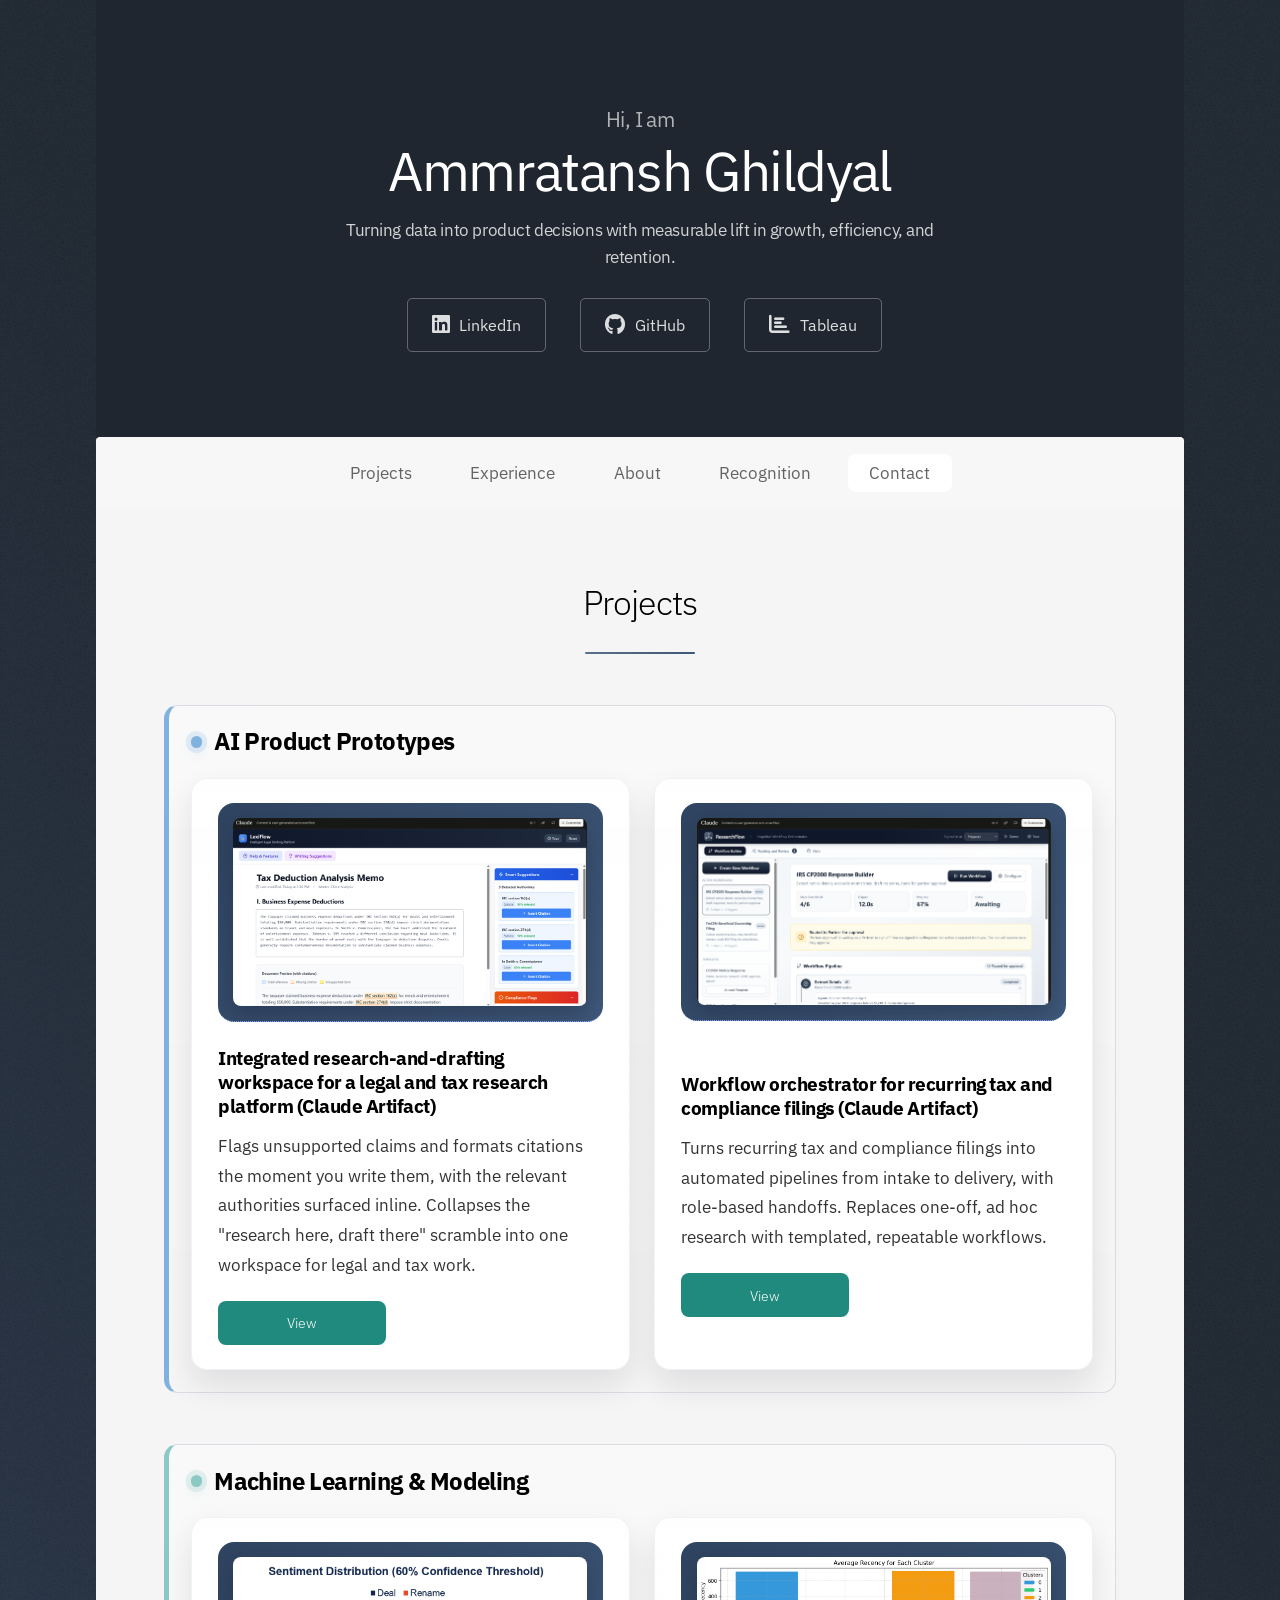
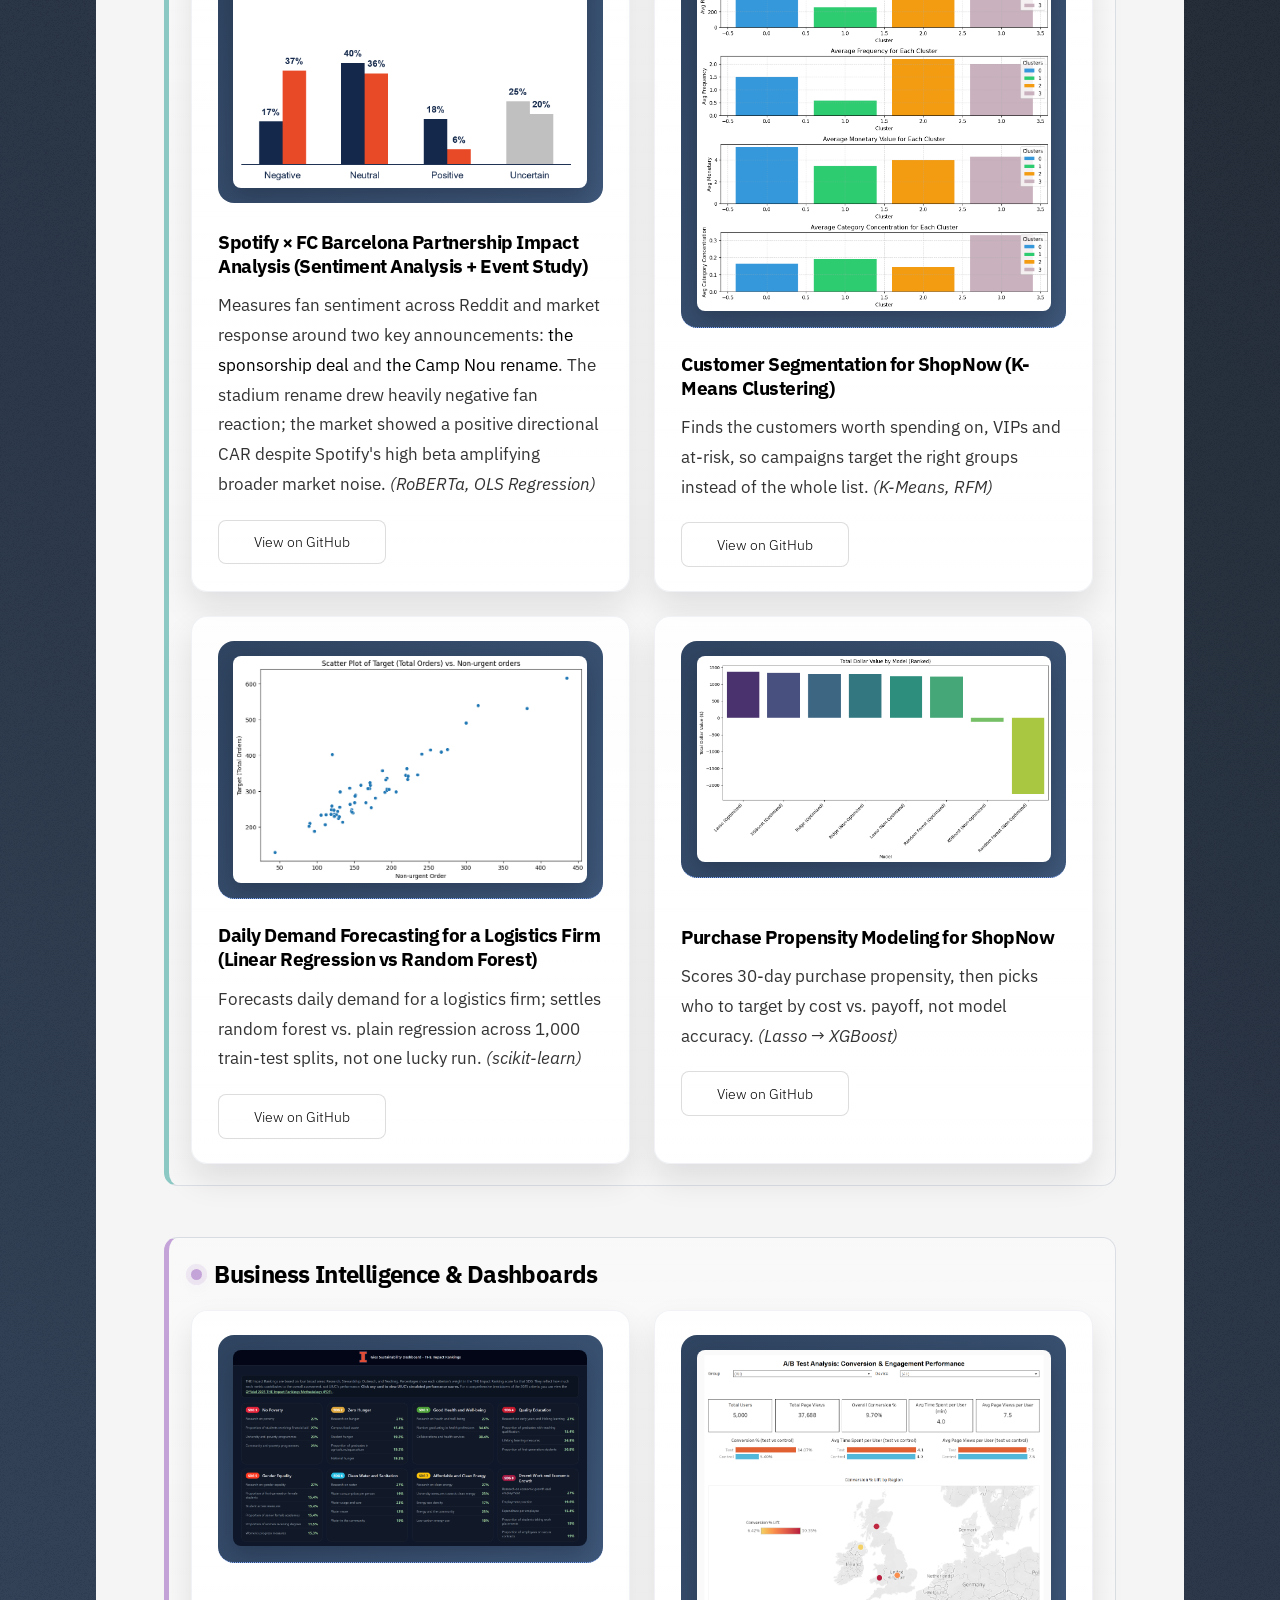
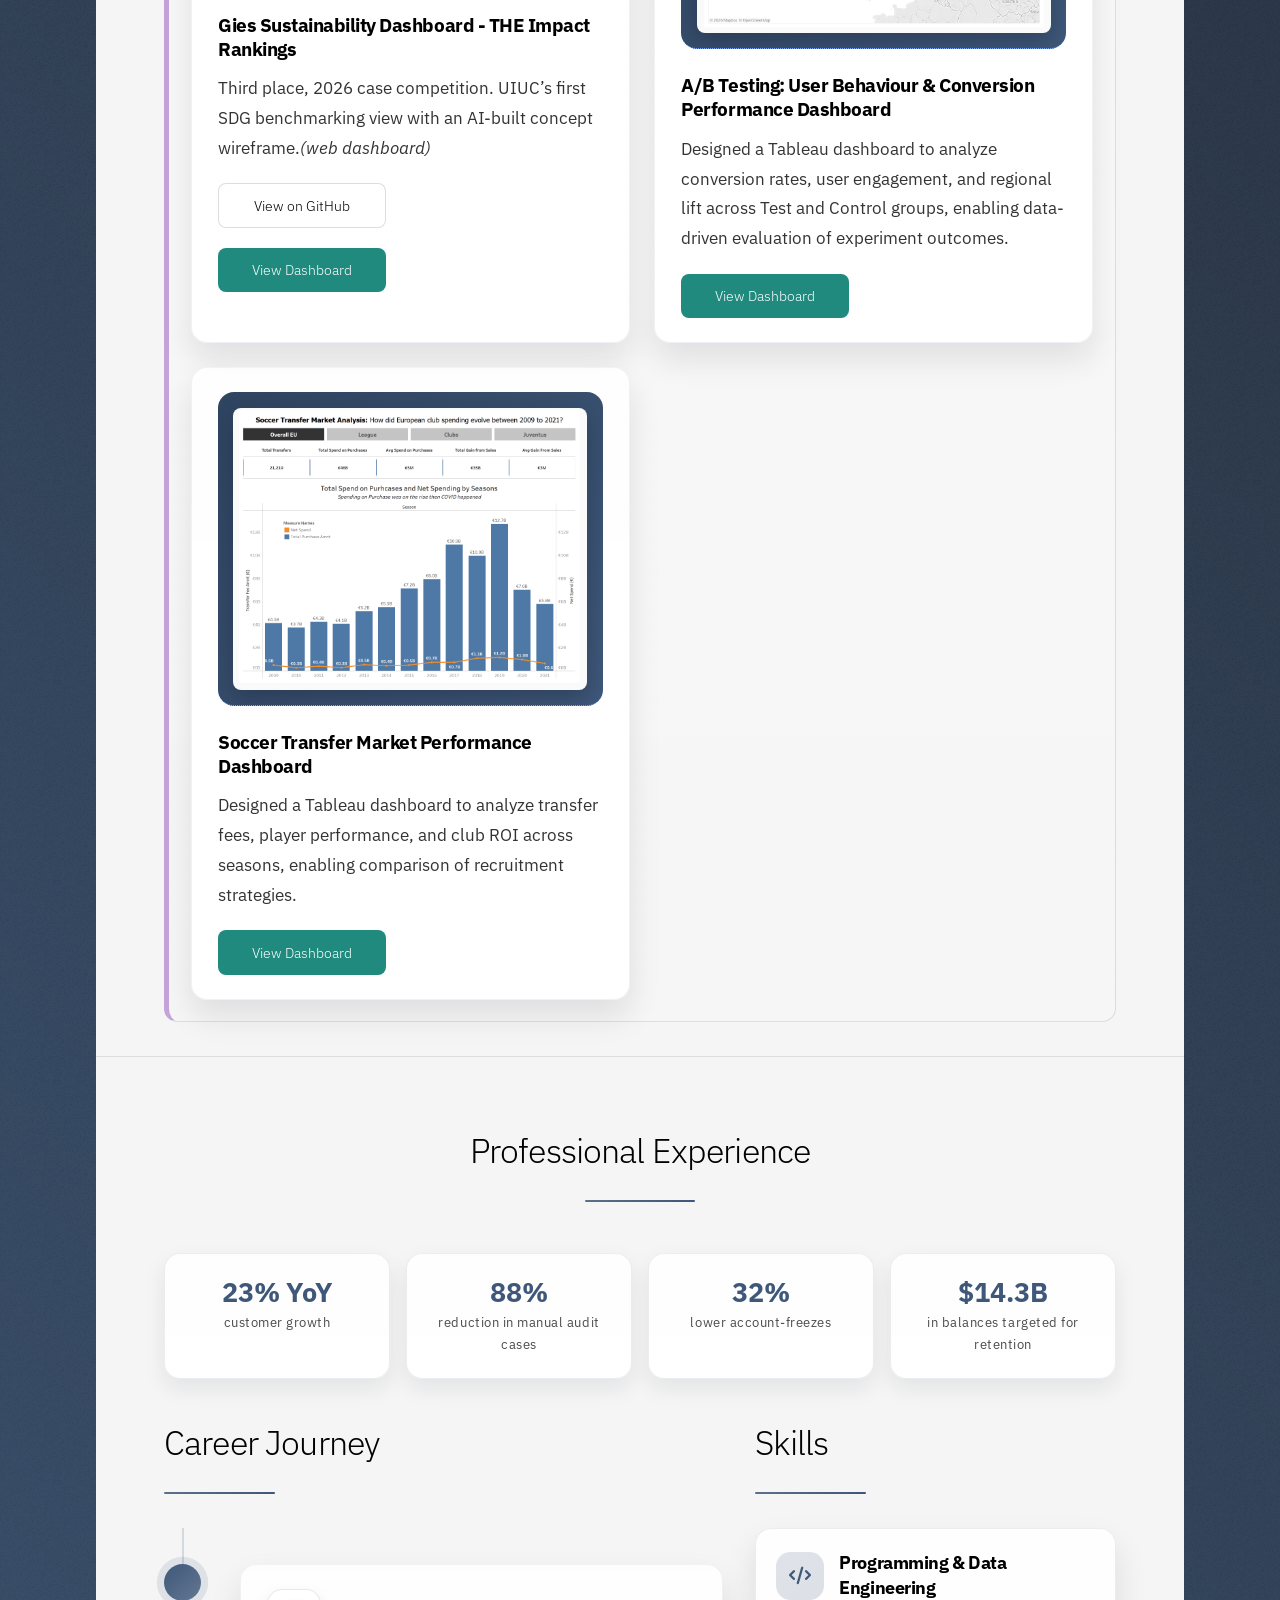
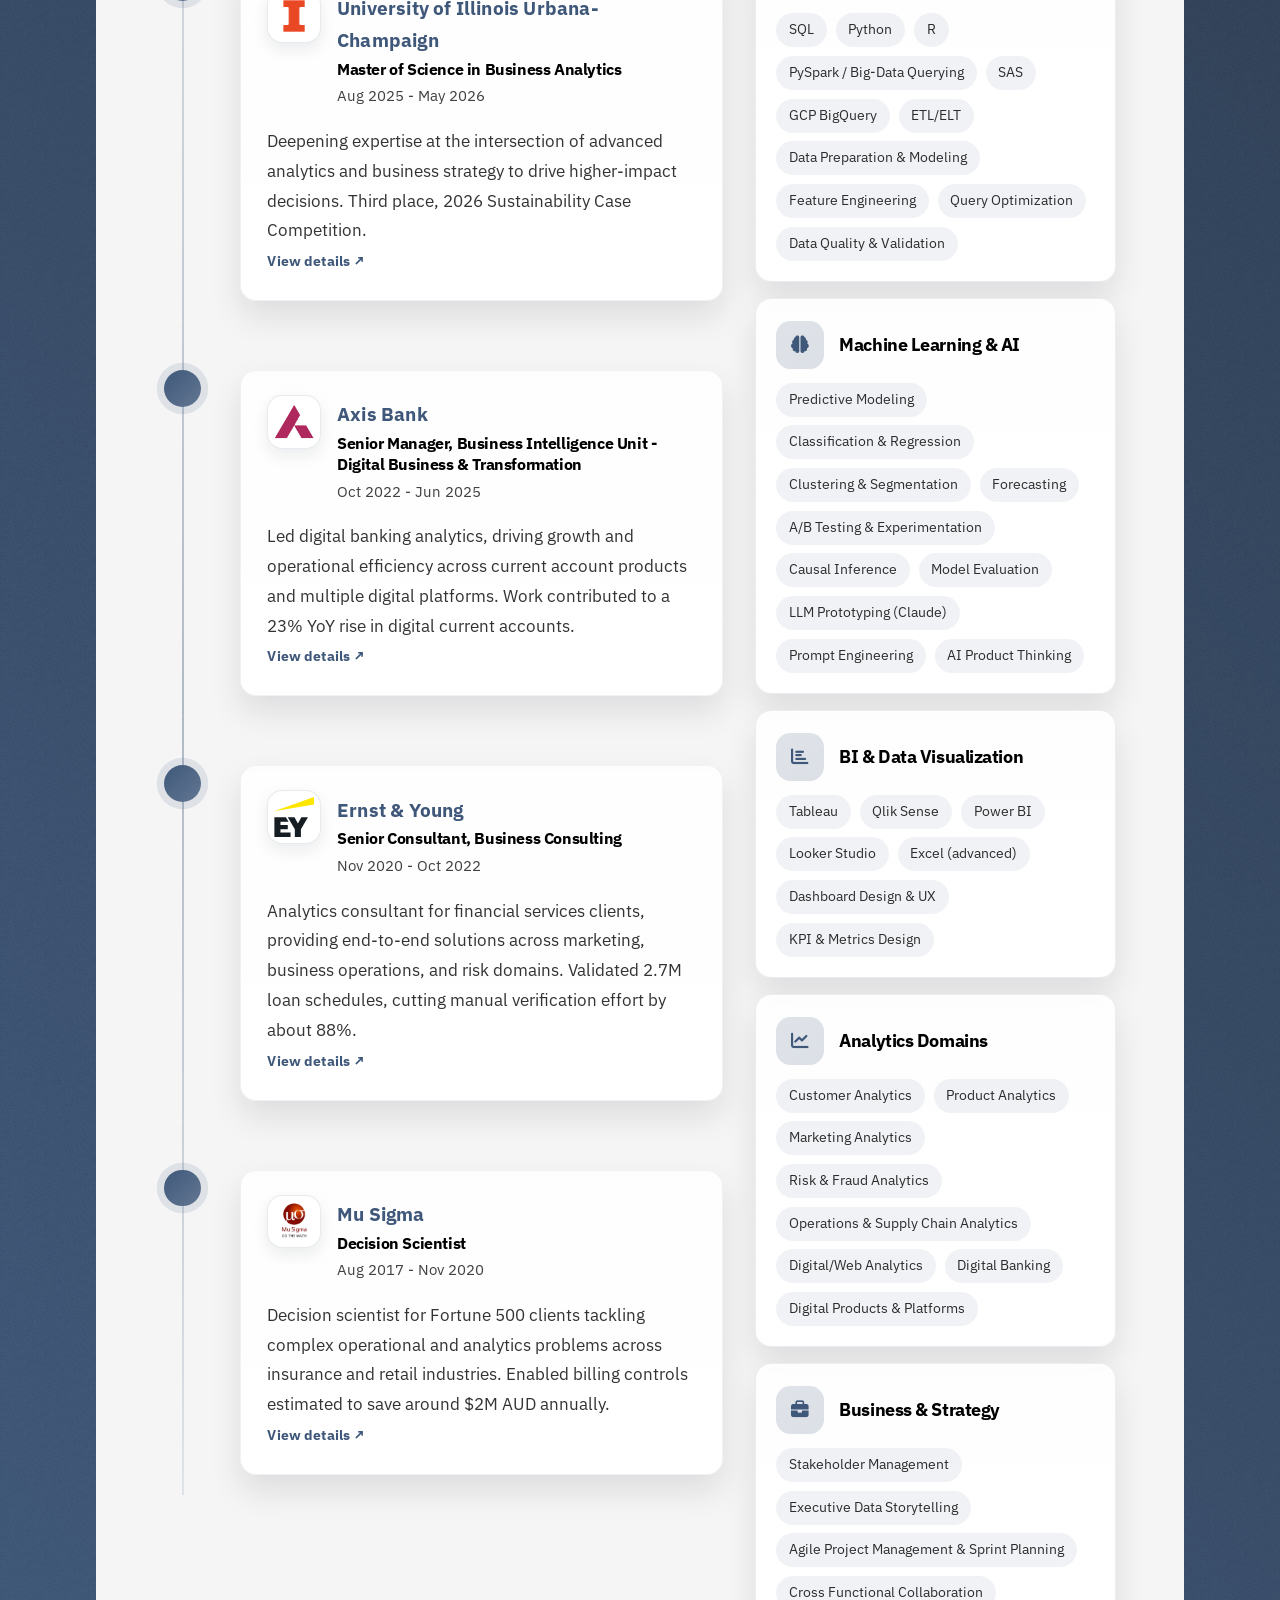
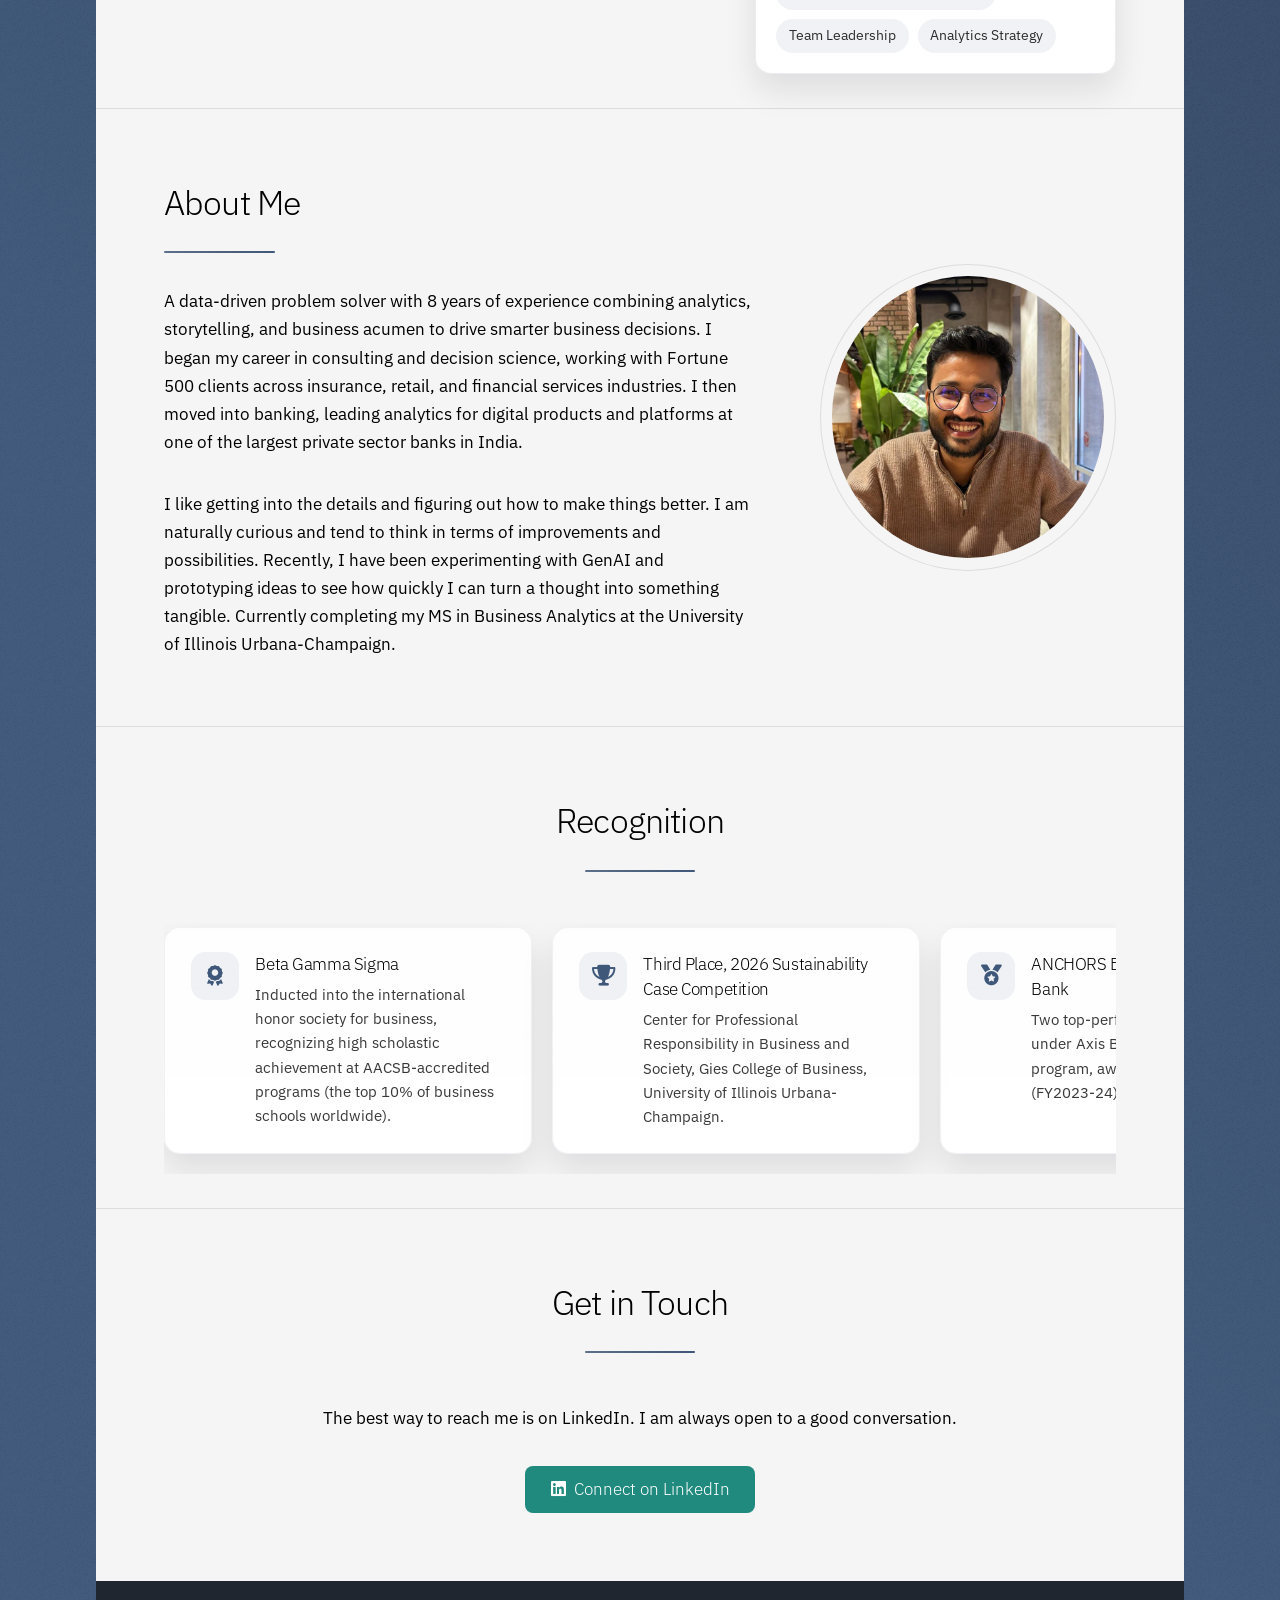
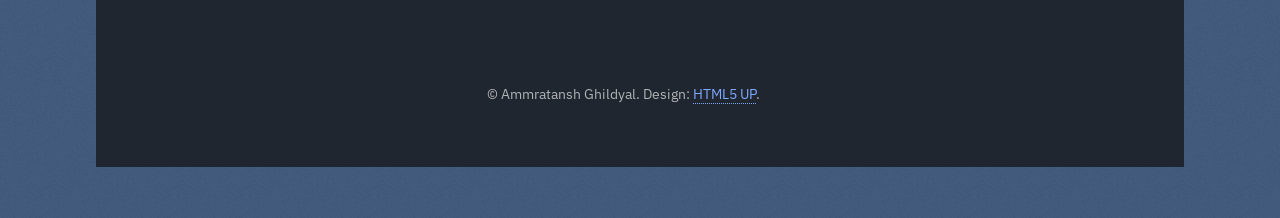
<file: index.html>
<!DOCTYPE HTML>
<!--
	Stellar by HTML5 UP
	html5up.net | @ajlkn
	Free for personal and commercial use under the CCA 3.0 license (html5up.net/license)
-->
<html lang="en">
	<head>
		<!-- Google tag (gtag.js) -->
		<script async src="https://www.googletagmanager.com/gtag/js?id=G-5G189T6WT8"></script>
		<script>
		  window.dataLayer = window.dataLayer || [];
		  function gtag(){dataLayer.push(arguments);}
		  gtag('js', new Date());

		  gtag('config', 'G-5G189T6WT8');
		</script>
		<title>Ammratansh Ghildyal - Analytics &amp; Product Portfolio</title>
		<meta charset="utf-8" />
		<meta name="viewport" content="width=device-width, initial-scale=1" />
		<meta name="description" content="Ammratansh Ghildyal - turning data into decisions that move the business, across product, strategy, marketing, and operations." />
		<!-- Open Graph / link previews -->
		<meta property="og:title" content="Ammratansh Ghildyal - Analytics &amp; Product Portfolio" />
		<meta property="og:description" content="Turning data into decisions that move the business, across product, strategy, marketing, and operations." />
		<meta property="og:image" content="https://aghil-hub.github.io/AmmratanshGhildyal.github.io/images/og-card.png" />
		<meta property="og:image:width" content="1200" />
		<meta property="og:image:height" content="630" />
		<meta property="og:url" content="https://aghil-hub.github.io/AmmratanshGhildyal.github.io/" />
		<meta property="og:type" content="website" />
		<meta name="twitter:card" content="summary_large_image" />
		<meta name="theme-color" content="#2f4460" />
		<script type="application/ld+json">
		{
			"@context": "https://schema.org",
			"@type": "Person",
			"name": "Ammratansh Ghildyal",
			"url": "https://aghil-hub.github.io/AmmratanshGhildyal.github.io/",
			"image": "https://aghil-hub.github.io/AmmratanshGhildyal.github.io/images/MyImage.jpg",
			"description": "Turning data into decisions that move the business, across product, strategy, marketing, and operations.",
			"alumniOf": {
				"@type": "CollegeOrUniversity",
				"name": "University of Illinois Urbana-Champaign"
			},
			"sameAs": [
				"https://www.linkedin.com/in/ammratansh-ghildyal",
				"https://github.com/Aghil-hub",
				"https://public.tableau.com/app/profile/ammratansh.ghildyal8518/vizzes"
			]
		}
		</script>
		<link rel="icon" type="image/png" sizes="32x32" href="images/favicon-32.png" />
		<link rel="apple-touch-icon" sizes="180x180" href="images/favicon-180.png" />
		<link rel="preconnect" href="https://fonts.googleapis.com" />
		<link rel="preconnect" href="https://fonts.gstatic.com" crossorigin />
		<link rel="stylesheet" href="https://fonts.googleapis.com/css2?family=IBM+Plex+Sans:wght@400;500;600;700&display=swap" />
		<link rel="stylesheet" href="assets/css/main.css" />
		<link rel="stylesheet" href="https://cdnjs.cloudflare.com/ajax/libs/font-awesome/6.5.2/css/all.min.css" />
		<noscript><link rel="stylesheet" href="assets/css/noscript.css" /></noscript>
		<style>
			#footer { text-align: center; }
			#header.alt p { margin-bottom: 0 !important; }
			#header.alt h1 { margin-top: 0 !important; }
			#header.alt p.header-tagline {
				margin: 0.6em auto 1.6em auto !important;
				max-width: 40rem;
				font-size: 1.05rem;
				line-height: 1.6;
				color: rgba(255, 255, 255, 0.8);
			}
			.social-boxes {
				display: flex;
				justify-content: center;
				gap: 1.5em;
				flex-wrap: wrap;
				list-style: none;
				padding: 0;
				margin: 0 0 2em 0;
			}
			.social-boxes li a {
				display: flex;
				align-items: center;
				gap: 0.6em;
				padding: 0.8em 1.5em;
				border: 1px solid rgba(255, 255, 255, 0.3);
				border-radius: 5px;
				color: rgba(255, 255, 255, 0.85);
				text-decoration: none;
				transition: all 0.3s ease;
				font-size: 1rem;
			}
			.social-boxes li a:hover {
				background: rgba(255, 255, 255, 0.1);
				border-color: rgba(255, 255, 255, 0.6);
				color: #fff;
			}
			.social-boxes li a i {
				font-size: 1.3em;
			}
			/* Career Journey Styling */
			#career header.major h2:after {
				margin-left: auto;
				margin-right: auto;
			}
			.career-journey {
				position: relative;
				max-width: 860px;
				margin: 0 auto;
				padding: 1rem 0 0 0;
			}
			.career-journey:before {
				content: "";
				position: absolute;
				left: 1.15rem;
				top: 0;
				bottom: 0;
				width: 2px;
				background: linear-gradient(180deg, rgba(63, 88, 122, 0.18), rgba(63, 88, 122, 0.38), rgba(63, 88, 122, 0.12));
			}
			.career-entry {
				position: relative;
				display: grid;
				grid-template-columns: 3.25rem 1fr;
				gap: 1.5rem;
				align-items: start;
				margin-bottom: 1.75rem;
				text-align: left;
			}
			.career-entry:last-child {
				margin-bottom: 0;
			}
			.career-entry-marker {
				position: relative;
				z-index: 1;
				width: 2.3rem;
				height: 2.3rem;
				border-radius: 999px;
				background: linear-gradient(135deg, #3f587a, #627792);
				box-shadow: 0 0 0 0.45rem rgba(63, 88, 122, 0.12);
			}
			.career-entry-card {
				padding: 1.5rem 1.65rem;
				background: linear-gradient(180deg, rgba(255, 255, 255, 0.82), rgba(255, 255, 255, 0.96));
				border: 1px solid rgba(63, 88, 122, 0.08);
				border-radius: 1rem;
				box-shadow: 0 1rem 2rem rgba(16, 24, 40, 0.10);
				transition: transform 0.25s ease, box-shadow 0.25s ease, border-color 0.25s ease;
			}
			.career-entry-card:hover {
				transform: translateY(-0.25rem);
				box-shadow: 0 1.2rem 2.4rem rgba(16, 24, 40, 0.14);
				border-color: rgba(63, 88, 122, 0.18);
			}
			.career-entry-card--link {
				display: block;
				color: inherit;
				text-decoration: none;
			}
			.career-entry-header {
				display: flex;
				align-items: flex-start;
				gap: 1rem;
				margin-bottom: 0.95rem;
			}
			.career-entry-logo {
				width: 3.35rem;
				height: 3.35rem;
				border-radius: 0.95rem;
				background: #ffffff;
				border: 1px solid rgba(63, 88, 122, 0.12);
				box-shadow: 0 0.4rem 1rem rgba(16, 24, 40, 0.08);
				display: flex;
				align-items: center;
				justify-content: center;
				flex-shrink: 0;
				overflow: hidden;
			}
			.career-entry-logo img {
				max-width: 78%;
				max-height: 78%;
				width: auto;
				height: auto;
				object-fit: contain;
				display: block;
			}
			.career-entry-heading {
				min-width: 0;
			}
			.career-entry-organization {
				margin: 0 0 0.2rem 0;
				font-size: 1.2rem;
				font-weight: 700;
				color: #3f587a;
				letter-spacing: 0.01em;
			}
			.career-entry h3 {
				margin: 0 0 0.3rem 0;
				font-size: 1rem;
				font-weight: 700;
				line-height: 1.3;
			}
			.career-entry-meta {
				margin: 0;
				font-size: 0.92rem;
				color: rgba(34, 34, 34, 0.76);
			}
			.career-entry-description {
				margin: 0;
				line-height: 1.75;
				color: rgba(34, 34, 34, 0.82);
			}
			.career-entry-cta {
				margin: 0.95rem 0 0 0;
				font-size: 0.9rem;
				font-weight: 700;
				color: #3f587a;
				letter-spacing: 0.01em;
			}
			.career-entry-card--link:hover .career-entry-organization,
			.career-entry-card--link:hover .career-entry-cta {
				color: #2f4460;
			}
									.featured-work-card {
							display: flex;
							flex-wrap: wrap;
							gap: 1.5rem;
							padding: 1.5rem 1.65rem;
							background: linear-gradient(180deg, rgba(255, 255, 255, 0.86), rgba(255, 255, 255, 0.98));
							border: 1px solid rgba(63, 88, 122, 0.08);
							border-radius: 1rem;
							box-shadow: 0 1rem 2rem rgba(16, 24, 40, 0.10);
						}
						.featured-work-thumbnail {
							width: min(300px, 100%);
							border-radius: 1rem;
							overflow: hidden;
							background: linear-gradient(135deg, #2f4460, #3f587a);
							padding: 0.95rem;
							display: flex;
							align-items: center;
							justify-content: center;
						}
						.featured-work-thumbnail img {
							width: 100%;
							height: auto;
							max-height: 100%;
							object-fit: contain;
							border-radius: 0.5rem;
							box-shadow: 0 0.6rem 1.4rem rgba(16, 24, 40, 0.30);
							display: block;
						}

						/* Quick-scan stats band */
						.stats-row {
							display: flex;
							flex-wrap: wrap;
							justify-content: center;
							align-items: stretch;
							gap: 1rem;
							margin: 0;
							padding: 0;
							list-style: none;
						}
						.stats-row li {
							flex: 1 1 0;
							min-width: 9rem;
							padding: 1.4rem 1rem;
							border: 1px solid rgba(63, 88, 122, 0.10);
							border-radius: 1rem;
							background: linear-gradient(180deg, rgba(255, 255, 255, 0.82), rgba(255, 255, 255, 0.96));
							box-shadow: 0 0.6rem 1.4rem rgba(16, 24, 40, 0.08);
							text-align: center;
						}
						.stats-row .stat-value {
							display: block;
							font-size: 1.7rem;
							font-weight: 700;
							line-height: 1.1;
							color: #3f587a;
						}
						.stats-row .stat-label {
							display: block;
							margin-top: 0.35rem;
							font-size: 0.82rem;
							letter-spacing: 0.04em;
							color: rgba(34, 34, 34, 0.66);
						}
						.stats-row--experience {
							margin-bottom: 2.4rem;
						}
						/* Accent on primary CTAs */
						#main .button.primary,
						#contact .button.primary {
							background-color: #1f8a7d;
							box-shadow: none;
						}
						#main .button.primary:hover,
						#contact .button.primary:hover {
							background-color: #248f82;
						}
						#main .button.primary:active,
						#contact .button.primary:active {
							background-color: #1a7468;
						}
						/* Recognition */
						.recognition-list {
							display: flex;
							flex-wrap: nowrap;
							gap: 1.25rem;
							list-style: none;
							margin: 0;
							padding: 0.25rem 0.25rem 1.25rem 0.25rem;
							overflow-x: auto;
							scroll-snap-type: x mandatory;
							-webkit-overflow-scrolling: touch;
							scrollbar-width: thin;
							scrollbar-color: rgba(63, 88, 122, 0.35) transparent;
						}
						.recognition-list::-webkit-scrollbar {
							height: 8px;
						}
						.recognition-list::-webkit-scrollbar-thumb {
							background: rgba(63, 88, 122, 0.30);
							border-radius: 999px;
						}
						.recognition-list::-webkit-scrollbar-track {
							background: transparent;
						}
						.recognition-list li {
							flex: 0 0 auto;
							width: min(23rem, 80vw);
							scroll-snap-align: start;
							display: flex;
							gap: 1rem;
							align-items: flex-start;
							text-align: left;
							padding: 1.5rem 1.65rem;
							background: linear-gradient(180deg, rgba(255, 255, 255, 0.82), rgba(255, 255, 255, 0.96));
							border: 1px solid rgba(63, 88, 122, 0.08);
							border-radius: 1rem;
							box-shadow: 0 1rem 2rem rgba(16, 24, 40, 0.10);
						}
						.recognition-icon {
							flex-shrink: 0;
							width: 3rem;
							height: 3rem;
							border-radius: 0.9rem;
							display: flex;
							align-items: center;
							justify-content: center;
							background: rgba(63, 88, 122, 0.08);
							color: #3f587a;
							font-size: 1.3rem;
						}
						.recognition-list h3 {
							margin: 0 0 0.3rem 0;
							font-size: 1.05rem;
							color: #2f4460;
						}
						.recognition-list p {
							margin: 0;
							line-height: 1.6;
							color: rgba(34, 34, 34, 0.78);
							font-size: 0.95rem;
						}
						@media screen and (max-width: 736px) {
							.stats-row {
								gap: 0.7rem;
							}
							.stats-row li {
								flex-basis: calc(50% - 0.5rem);
								min-width: 0;
								padding: 1.1rem 0.6rem;
							}
							.stats-row .stat-value {
								font-size: 1.35rem;
							}
						}
						.featured-work-meta {
							flex: 1;
							min-width: 0;
							display: flex;
							flex-direction: column;
							justify-content: center;
							gap: 0.85rem;
						}
						.featured-label {
							margin: 0 0 0.45rem 0;
							font-size: 0.82rem;
							font-weight: 700;
							color: #3f587a;
							letter-spacing: 0.12em;
							text-transform: uppercase;
						}
						.featured-work-meta h3 {
							margin: 0;
							font-size: 1.2rem;
							font-weight: 700;
							color: #2f4460;
							line-height: 1.25;
						}
						.featured-work-meta p {
							margin: 0;
							line-height: 1.75;
							color: rgba(34, 34, 34, 0.82);
						}
						@media screen and (max-width: 736px) {
							.featured-work-card {
								flex-direction: column;
							}
							.featured-work-thumbnail {
								width: 100%;
								min-height: 200px;
							}
						}

						.overview-layout {
							display: grid;
							grid-template-columns: minmax(0, 1.55fr) minmax(18rem, 1fr);
							grid-template-areas: "career skills";
							gap: 2rem;
							align-items: start;
						}
			.overview-panel {
				text-align: left;
			}
			#career.overview-panel {
				grid-area: career;
			}
			#skills.overview-panel {
				grid-area: skills;
			}
			.overview-panel header.major {
				text-align: left;
				margin: 0 0 2rem 0;
			}
			#career.overview-panel header.major h2:after,
			#skills.overview-panel header.major h2:after {
				margin-left: 0;
				margin-right: auto;
			}
			#career.overview-panel .career-journey {
				max-width: none;
				margin: 0;
			}
			#skills.overview-panel .skills-grid {
				max-width: none;
				grid-template-columns: 1fr;
				gap: 1rem;
			}
			#skills.overview-panel .skill-card {
				padding: 1.4rem 1.25rem 1.25rem 1.25rem;
			}
			#skills.overview-panel .skill-card__header {
				margin-bottom: 0.85rem;
			}
			#skills.overview-panel .skill-pill-list {
				gap: 0.55rem;
			}
			#skills.overview-panel .skill-pill-list li {
				font-size: 0.86rem;
			}
			@media screen and (max-width: 1100px) {
				.overview-layout {
					grid-template-columns: 1fr;
					grid-template-areas:
						"career"
						"skills";
				}
				#skills.overview-panel .skills-grid {
					grid-template-columns: repeat(2, minmax(0, 1fr));
				}
			}
			@media screen and (max-width: 736px) {
				.overview-layout {
					gap: 1.5rem;
				}
				#skills.overview-panel .skills-grid {
					grid-template-columns: 1fr;
				}
				.career-journey:before {
					left: 1rem;
				}
				.career-entry {
					grid-template-columns: 2.75rem 1fr;
					gap: 1rem;
					margin-bottom: 1.25rem;
				}
				.career-entry-marker {
					width: 2rem;
					height: 2rem;
					box-shadow: 0 0 0 0.35rem rgba(63, 88, 122, 0.12);
				}
				.career-entry-card {
					padding: 1.2rem 1.1rem;
				}
				.career-entry-header {
					gap: 0.8rem;
					margin-bottom: 0.8rem;
				}
				.career-entry-logo {
					width: 3rem;
					height: 3rem;
				}
				.career-entry h3 {
					font-size: 0.95rem;
				}
			}
			/* Project card thumbnails (only on items that have an image) */
			#projects .project-item--has-thumb {
				grid-template-columns: auto minmax(0, 1fr) clamp(150px, 22%, 200px);
				grid-template-areas:
					"number text   thumb"
					".      action thumb";
			}
			#projects .project-item__thumb {
				grid-area: thumb;
				align-self: start;
				border-radius: 0.6rem;
				overflow: hidden;
				border: 1px solid rgba(63, 88, 122, 0.15);
				box-shadow: 0 0.5rem 1rem rgba(16, 24, 40, 0.10);
				background: #ffffff;
			}
			#projects .project-item__thumb img { width: 100%; height: auto; display: block; }
			/* Icon variant for ML / non-dashboard projects */
			#projects .project-item--has-icon {
				grid-template-columns: auto minmax(0, 1fr) auto;
				grid-template-areas:
					"number text   thumb"
					".      action thumb";
			}
			#projects .project-item__thumb--icon {
				align-self: center;
				justify-self: end;
				display: flex;
				align-items: center;
				justify-content: center;
				width: 3.6rem;
				height: 3.6rem;
				border-radius: 0.9rem;
				overflow: visible;
				background: rgba(63, 88, 122, 0.08);
				box-shadow: none;
				color: #3f587a;
			}
			#projects .project-item__thumb--icon i { font-size: 1.5rem; line-height: 1; }
			@media screen and (max-width: 736px) {
				#projects .project-item--has-thumb {
					grid-template-columns: auto 1fr;
					grid-template-areas:
						"thumb  thumb"
						"number text"
						".      action";
				}
				#projects .project-item--has-icon {
					grid-template-columns: auto 1fr;
					grid-template-areas:
						"number text"
						".      action";
				}
				#projects .project-item__thumb--icon { display: none; }
			}
			/* Clickable project titles */
			#projects .project-item__title a { color: inherit; text-decoration: none; }
			#projects .project-item__title a:hover { color: #3f587a; text-decoration: underline; }
			/* Featured AI prototypes: two-up grid */
			.featured-work-grid {
				display: grid;
				grid-template-columns: repeat(2, minmax(0, 1fr));
				gap: 1.5rem;
				align-items: stretch;
			}
			.featured-work-grid .featured-work-card {
				flex-direction: column;
				height: 100%;
			}
			.featured-work-grid .featured-work-thumbnail {
				width: 100%;
			}
			a.featured-work-thumbnail { text-decoration: none; }
			#projects .featured-work-meta h3 a {
				border-bottom: 0;
				color: inherit;
				text-decoration: none;
			}
			#projects .featured-work-meta h3 a:hover {
				border-bottom: 0;
				color: #3f587a;
			}
			#projects > header.major {
				text-align: center;
			}
			#projects > header.major h2:after {
				margin-left: auto;
				margin-right: auto;
			}
			#experience > header.major {
				text-align: center;
			}
			#experience > header.major h2:after {
				margin-left: auto;
				margin-right: auto;
			}
			.featured-work-thumbnail.project-image-placeholder {
				aspect-ratio: 16 / 10;
				min-height: 180px;
				color: rgba(255, 255, 255, 0.92);
				text-align: center;
				box-shadow: inset 0 0 0 1px rgba(255, 255, 255, 0.18);
			}
			.project-image-placeholder__content {
				display: flex;
				flex-direction: column;
				align-items: center;
				justify-content: center;
				gap: 0.65rem;
				width: 100%;
				height: 100%;
				border: 1px dashed rgba(255, 255, 255, 0.42);
				border-radius: 0.7rem;
				padding: 1rem;
			}
			.project-image-placeholder__content i {
				font-size: 1.75rem;
				line-height: 1;
			}
			.project-image-placeholder__content span {
				font-size: 0.82rem;
				font-weight: 700;
				letter-spacing: 0.08em;
				text-transform: uppercase;
			}
			.project-category {
				position: relative;
				margin-top: 3.2rem;
				padding: 1.35rem;
				border: 1px solid rgba(63, 88, 122, 0.16);
				border-left: 0.35rem solid var(--project-category-accent, #3f587a);
				border-radius: 0.85rem;
				background: linear-gradient(180deg, rgba(255, 255, 255, 0.42), rgba(255, 255, 255, 0.12));
				text-align: left;
			}
			.project-category:first-of-type {
				margin-top: 0;
			}
			.project-category:nth-of-type(1) {
				--project-category-color: #315f8f;
				--project-category-accent: #7fb2df;
				--project-category-glow: rgba(127, 178, 223, 0.20);
			}
			.project-category:nth-of-type(2) {
				--project-category-color: #2f7a73;
				--project-category-accent: #8cc9c4;
				--project-category-glow: rgba(140, 201, 196, 0.22);
			}
			.project-category:nth-of-type(3) {
				--project-category-color: #74518d;
				--project-category-accent: #c4a4d8;
				--project-category-glow: rgba(196, 164, 216, 0.20);
			}
			.project-category__heading {
				display: flex;
				align-items: center;
				gap: 0.75rem;
				margin: 0 0 1.35rem 0;
				color: var(--project-category-color, #3f587a);
				font-size: 1.5rem;
				font-weight: 700;
				line-height: 1.2;
			}
			.project-category__heading:before {
				content: "";
				flex: 0 0 auto;
				width: 0.72rem;
				height: 0.72rem;
				border-radius: 50%;
				background: var(--project-category-accent, #8cc9c4);
				box-shadow:
					0 0 0 0.32rem var(--project-category-glow, rgba(140, 201, 196, 0.20)),
					0 0.35rem 0.85rem var(--project-category-glow, rgba(140, 201, 196, 0.20));
			}
			@media screen and (max-width: 736px) {
				.project-category {
					margin-top: 2.2rem;
					padding: 1.05rem;
					border-radius: 0.7rem;
				}
				.project-category__heading {
					font-size: 1.25rem;
				}
			}
			.featured-work-meta .button {
				align-self: flex-start;
				margin-top: 0.4rem;
			}
			@media screen and (max-width: 980px) {
				.featured-work-grid { grid-template-columns: 1fr; }
			}
			/* Readability pass: Inter, heavier weight, larger size, stronger contrast */
			body, input, select, textarea,
			h1, h2, h3, h4, h5, h6 {
				font-family: "IBM Plex Sans", "Source Sans Pro", Helvetica, sans-serif;
			}
			body { font-weight: 400; font-size: 17px; }
			.career-entry-description { color: rgba(34, 34, 34, 0.92); }
			.career-entry-meta { color: rgba(34, 34, 34, 0.86); }
			.featured-work-meta p { color: rgba(34, 34, 34, 0.92); }
			.recognition-list p { color: rgba(34, 34, 34, 0.90); }
			.stats-row .stat-label { color: rgba(34, 34, 34, 0.82); }
		</style>
	</head>
	<body class="is-preload">

		<!-- Wrapper -->
			<div id="wrapper">

				<!-- Header -->
					<header id="header" class="alt">
						<p>Hi, I am</p>
						<h1><strong>Ammratansh Ghildyal</strong></h1>
						<p class="header-tagline">Turning data into product decisions with measurable lift in growth, efficiency, and retention.</p>
						<ul class="social-boxes">
							<li><a href="https://www.linkedin.com/in/ammratansh-ghildyal" target="_blank" rel="noopener noreferrer"><i class="fab fa-linkedin"></i> LinkedIn</a></li>
							<li><a href="https://github.com/Aghil-hub" target="_blank" rel="noopener noreferrer"><i class="fab fa-github"></i> GitHub</a></li>
							<li><a href="https://public.tableau.com/app/profile/ammratansh.ghildyal8518/vizzes" target="_blank" rel="noopener noreferrer"><i class="fas fa-chart-bar"></i> Tableau</a></li>
						</ul>
					</header>

				<!-- Nav -->
					<nav id="nav">
						<ul>
							<li><a href="#projects" class="active">Projects</a></li>
							<li><a href="#experience">Experience</a></li>
							<li><a href="#intro">About</a></li>
							<li><a href="#recognition">Recognition</a></li>
							<li><a href="#contact">Contact</a></li>
						</ul>
					</nav>

				<!-- Main -->
					<div id="main">

						<section id="projects" class="main featured-work">
							<header class="major">
								<h2>Projects</h2>
							</header>

							<div id="project-prototypes" class="project-category">
								<h3 class="project-category__heading">AI Product Prototypes</h3>
								<div class="featured-work-grid">
									<div class="featured-work-card">
										<a class="featured-work-thumbnail" href="https://claude.ai/public/artifacts/ebf83e64-754f-4691-ad1e-76fb030b43e2" target="_blank" rel="noopener noreferrer">
											<img src="images/Lexiflow.png" alt="LexiFlow prototype thumbnail" />
										</a>
										<div class="featured-work-meta">
											<h3><a href="https://claude.ai/public/artifacts/ebf83e64-754f-4691-ad1e-76fb030b43e2" target="_blank" rel="noopener noreferrer">Integrated research-and-drafting workspace for a legal and tax research platform (Claude Artifact)</a></h3>
											<p>Flags unsupported claims and formats citations the moment you write them, with the relevant authorities surfaced inline. Collapses the "research here, draft there" scramble into one workspace for legal and tax work.</p>
											<a class="button small primary" href="https://claude.ai/public/artifacts/ebf83e64-754f-4691-ad1e-76fb030b43e2" target="_blank" rel="noopener noreferrer">View</a>
										</div>
									</div>
									<div class="featured-work-card">
										<a class="featured-work-thumbnail" href="https://claude.ai/public/artifacts/baacf2c8-becf-4254-8749-ca491ba4ee12" target="_blank" rel="noopener noreferrer">
											<img src="images/Researchflow.png" alt="ResearchFlow prototype thumbnail" />
										</a>
										<div class="featured-work-meta">
											<h3><a href="https://claude.ai/public/artifacts/baacf2c8-becf-4254-8749-ca491ba4ee12" target="_blank" rel="noopener noreferrer">Workflow orchestrator for recurring tax and compliance filings (Claude Artifact)</a></h3>
											<p>Turns recurring tax and compliance filings into automated pipelines from intake to delivery, with role-based handoffs. Replaces one-off, ad hoc research with templated, repeatable workflows.</p>
											<a class="button small primary" href="https://claude.ai/public/artifacts/baacf2c8-becf-4254-8749-ca491ba4ee12" target="_blank" rel="noopener noreferrer">View</a>
										</div>
									</div>
								</div>
							</div>

							<div id="project-ml" class="project-category">
								<h3 class="project-category__heading">Machine Learning &amp; Modeling</h3>
								<div class="featured-work-grid">
									<div class="featured-work-card">
										<div class="featured-work-thumbnail">
											<img src="images/projects/sentiment_distribution.png" alt="Spotify and FC Barcelona sentiment distribution preview" />
										</div>
										<div class="featured-work-meta">
											<h3>Spotify &times; FC Barcelona Partnership Impact Analysis (Sentiment Analysis + Event Study)</h3>
											<p>Measures fan sentiment across Reddit and market response around two key announcements: <strong>the sponsorship deal</strong> and <strong>the Camp Nou rename</strong>. The stadium rename drew heavily negative fan reaction; the market showed a positive directional CAR despite Spotify's high beta amplifying broader market noise. <em>(RoBERTa, OLS Regression)</em></p>
											<a class="button small" href="https://github.com/Aghil-hub/spotify-barcelona-brand-impact" target="_blank" rel="noopener noreferrer">View on GitHub</a>
										</div>
									</div>
									<div class="featured-work-card">
										<a class="featured-work-thumbnail" href="https://github.com/Aghil-hub/Customer_Segmentation" target="_blank" rel="noopener noreferrer">
											<img src="images/projects/customer-segmentation.png" alt="Customer segmentation project preview" />
										</a>
										<div class="featured-work-meta">
											<h3><a href="https://github.com/Aghil-hub/Customer_Segmentation" target="_blank" rel="noopener noreferrer">Customer Segmentation for ShopNow (K-Means Clustering)</a></h3>
											<p>Finds the customers worth spending on, VIPs and at-risk, so campaigns target the right groups instead of the whole list. <em>(K-Means, RFM)</em></p>
											<a class="button small" href="https://github.com/Aghil-hub/Customer_Segmentation" target="_blank" rel="noopener noreferrer">View on GitHub</a>
										</div>
									</div>
									<div class="featured-work-card">
										<a class="featured-work-thumbnail" href="https://github.com/Aghil-hub/Daily-demand-forecasting-logistics.git" target="_blank" rel="noopener noreferrer">
											<img src="images/projects/daily-demand-forecasting.png" alt="Daily demand forecasting project preview" />
										</a>
										<div class="featured-work-meta">
											<h3><a href="https://github.com/Aghil-hub/Daily-demand-forecasting-logistics.git" target="_blank" rel="noopener noreferrer">Daily Demand Forecasting for a Logistics Firm (Linear Regression vs Random Forest)</a></h3>
											<p>Forecasts daily demand for a logistics firm; settles random forest vs. plain regression across 1,000 train-test splits, not one lucky run. <em>(scikit-learn)</em></p>
											<a class="button small" href="https://github.com/Aghil-hub/Daily-demand-forecasting-logistics.git" target="_blank" rel="noopener noreferrer">View on GitHub</a>
										</div>
									</div>
									<div class="featured-work-card">
										<a class="featured-work-thumbnail" href="https://github.com/Aghil-hub/Purchase-propensity-model" target="_blank" rel="noopener noreferrer">
											<img src="images/projects/purchase-propensity.png" alt="Purchase propensity project preview" />
										</a>
										<div class="featured-work-meta">
											<h3><a href="https://github.com/Aghil-hub/Purchase-propensity-model" target="_blank" rel="noopener noreferrer">Purchase Propensity Modeling for ShopNow</a></h3>
											<p>Scores 30-day purchase propensity, then picks who to target by cost vs. payoff, not model accuracy. <em>(Lasso &rarr; XGBoost)</em></p>
											<a class="button small" href="https://github.com/Aghil-hub/Purchase-propensity-model" target="_blank" rel="noopener noreferrer">View on GitHub</a>
										</div>
									</div>
								</div>
							</div>

							<div id="project-bi" class="project-category">
								<h3 class="project-category__heading">Business Intelligence &amp; Dashboards</h3>
								<div class="featured-work-grid">
									<div class="featured-work-card">
										<a class="featured-work-thumbnail" href="https://aghil-hub.github.io/SustainabilitySolutions.github.io/" target="_blank" rel="noopener noreferrer">
											<img src="images/projects/gies-sustainability-dashboard.png" alt="Gies sustainability dashboard preview" />
										</a>
										<div class="featured-work-meta">
											<h3><a href="https://aghil-hub.github.io/SustainabilitySolutions.github.io/" target="_blank" rel="noopener noreferrer">Gies Sustainability Dashboard - THE Impact Rankings</a></h3>
											<p>Third place, 2026 case competition. UIUC’s first SDG benchmarking view with an AI-built concept wireframe.<em>(web dashboard)</em></p>
											<a class="button small" href="https://github.com/Aghil-hub/SustainabilitySolutions.github.io.git" target="_blank" rel="noopener noreferrer">View on GitHub</a>
											<a class="button small primary" href="https://aghil-hub.github.io/SustainabilitySolutions.github.io/" target="_blank" rel="noopener noreferrer">View Dashboard</a>
										</div>
									</div>
									<div class="featured-work-card">
										<a class="featured-work-thumbnail" href="https://public.tableau.com/views/ABTesting_17739812520550/Dashboard1?:language=en-US&amp;:sid=&amp;:redirect=auth&amp;:display_count=n&amp;:origin=viz_share_link" target="_blank" rel="noopener noreferrer">
											<img src="images/projects/ab-testing-dashboard.png" alt="A/B testing dashboard preview" />
										</a>
										<div class="featured-work-meta">
											<h3><a href="https://public.tableau.com/views/ABTesting_17739812520550/Dashboard1?:language=en-US&amp;:sid=&amp;:redirect=auth&amp;:display_count=n&amp;:origin=viz_share_link" target="_blank" rel="noopener noreferrer">A/B Testing: User Behaviour &amp; Conversion Performance Dashboard</a></h3>
											<p>Designed a Tableau dashboard to analyze conversion rates, user engagement, and regional lift across Test and Control groups, enabling data-driven evaluation of experiment outcomes.</p>
											<a class="button small primary" href="https://public.tableau.com/views/ABTesting_17739812520550/Dashboard1?:language=en-US&amp;:sid=&amp;:redirect=auth&amp;:display_count=n&amp;:origin=viz_share_link" target="_blank" rel="noopener noreferrer">View Dashboard</a>
										</div>
									</div>
									<div class="featured-work-card">
										<a class="featured-work-thumbnail" href="https://public.tableau.com/views/Transfermarketanalysis/OverallEULeague?:language=en-US&amp;:sid=&amp;:redirect=auth&amp;:display_count=n&amp;:origin=viz_share_link" target="_blank" rel="noopener noreferrer">
											<img src="images/projects/soccer-transfer-dashboard.png" alt="Soccer transfer dashboard preview" />
										</a>
										<div class="featured-work-meta">
											<h3><a href="https://public.tableau.com/views/Transfermarketanalysis/OverallEULeague?:language=en-US&amp;:sid=&amp;:redirect=auth&amp;:display_count=n&amp;:origin=viz_share_link" target="_blank" rel="noopener noreferrer">Soccer Transfer Market Performance Dashboard</a></h3>
											<p>Designed a Tableau dashboard to analyze transfer fees, player performance, and club ROI across seasons, enabling comparison of recruitment strategies.</p>
											<a class="button small primary" href="https://public.tableau.com/views/Transfermarketanalysis/OverallEULeague?:language=en-US&amp;:sid=&amp;:redirect=auth&amp;:display_count=n&amp;:origin=viz_share_link" target="_blank" rel="noopener noreferrer">View Dashboard</a>
										</div>
									</div>
								</div>
							</div>
						</section>

						<section id="experience" class="main">
							<header class="major">
								<h2>Professional Experience</h2>
							</header>
							<ul class="stats-row stats-row--experience">
								<li><span class="stat-value">23% YoY</span><span class="stat-label">customer growth</span></li>
								<li><span class="stat-value">88%</span><span class="stat-label">reduction in manual audit cases</span></li>
								<li><span class="stat-value">32%</span><span class="stat-label">lower account-freezes</span></li>
								<li><span class="stat-value">$14.3B</span><span class="stat-label">in balances targeted for retention</span></li>
							</ul>
							<div class="overview-layout">
								<div id="career" class="overview-panel">
									<header class="major">
										<h2>Career Journey</h2>
									</header>
									<div class="career-journey">
										<div class="career-entry">
											<div class="career-entry-marker"></div>
											<a class="career-entry-card career-entry-card--link" href="career-details.html#uiuc">
												<div class="career-entry-header">
													<div class="career-entry-logo">
														<img src="images/logos/Illinois_UIUC.png" alt="University of Illinois Urbana-Champaign logo" />
													</div>
													<div class="career-entry-heading">
														<p class="career-entry-organization">University of Illinois Urbana-Champaign</p>
														<h3>Master of Science in Business Analytics</h3>
														<p class="career-entry-meta">Aug 2025 - May 2026</p>
													</div>
												</div>
												<p class="career-entry-description">Deepening expertise at the intersection of advanced analytics and business strategy to drive higher-impact decisions. Third place, 2026 Sustainability Case Competition.</p>
												<p class="career-entry-cta">View details &#8599;</p>
											</a>
										</div>

										<div class="career-entry">
											<div class="career-entry-marker"></div>
											<a class="career-entry-card career-entry-card--link" href="career-details.html#axis-bank">
												<div class="career-entry-header">
													<div class="career-entry-logo">
														<img src="images/logos/axis_bank.png" alt="Axis Bank logo" />
													</div>
													<div class="career-entry-heading">
														<p class="career-entry-organization">Axis Bank</p>
														<h3>Senior Manager, Business Intelligence Unit - Digital Business &amp; Transformation</h3>
														<p class="career-entry-meta">Oct 2022 - Jun 2025</p>
													</div>
												</div>
												<p class="career-entry-description">Led digital banking analytics, driving growth and operational efficiency across current account products and multiple digital platforms. Work contributed to a 23% YoY rise in digital current accounts.</p>
												<p class="career-entry-cta">View details &#8599;</p>
											</a>
										</div>

										<div class="career-entry">
											<div class="career-entry-marker"></div>
											<a class="career-entry-card career-entry-card--link" href="career-details.html#ey">
												<div class="career-entry-header">
													<div class="career-entry-logo">
														<img src="images/logos/ey.svg" alt="Ernst and Young logo" />
													</div>
													<div class="career-entry-heading">
														<p class="career-entry-organization">Ernst &amp; Young</p>
														<h3>Senior Consultant, Business Consulting</h3>
														<p class="career-entry-meta">Nov 2020 - Oct 2022</p>
													</div>
												</div>
												<p class="career-entry-description">Analytics consultant for financial services clients, providing end-to-end solutions across marketing, business operations, and risk domains. Validated 2.7M loan schedules, cutting manual verification effort by about 88%.</p>
												<p class="career-entry-cta">View details &#8599;</p>
											</a>
										</div>

										<div class="career-entry">
											<div class="career-entry-marker"></div>
											<a class="career-entry-card career-entry-card--link" href="career-details.html#mu-sigma">
												<div class="career-entry-header">
													<div class="career-entry-logo">
														<img src="images/logos/mu-sigma.jpg" alt="Mu Sigma logo" />
													</div>
													<div class="career-entry-heading">
														<p class="career-entry-organization">Mu Sigma</p>
														<h3>Decision Scientist</h3>
														<p class="career-entry-meta">Aug 2017 - Nov 2020</p>
													</div>
												</div>
												<p class="career-entry-description">Decision scientist for Fortune 500 clients tackling complex operational and analytics problems across insurance and retail industries. Enabled billing controls estimated to save around $2M AUD annually.</p>
												<p class="career-entry-cta">View details &#8599;</p>
											</a>
										</div>
									</div>
								</div>

								<div id="skills" class="overview-panel">
									<header class="major">
										<h2>Skills</h2>
									</header>
									<div class="skills-grid">
										<article class="skill-card">
											<div class="skill-card__header">
												<div class="skill-card__icon">
													<span class="icon solid fa-code"></span>
												</div>
												<h3>Programming &amp; Data Engineering</h3>
											</div>
											<ul class="skill-pill-list">
												<li>SQL</li>
												<li>Python</li>
												<li>R</li>
												<li>PySpark / Big-Data Querying</li>
												<li>SAS</li>
												<li>GCP BigQuery</li>
												<li>ETL/ELT</li>
												<li>Data Preparation &amp; Modeling</li>
												<li>Feature Engineering</li>
												<li>Query Optimization</li>
												<li>Data Quality &amp; Validation</li>
											</ul>
										</article>

										<article class="skill-card">
											<div class="skill-card__header">
												<div class="skill-card__icon">
													<span class="icon solid fa-brain"></span>
												</div>
												<h3>Machine Learning &amp; AI</h3>
											</div>
											<ul class="skill-pill-list">
												<li>Predictive Modeling</li>
												<li>Classification &amp; Regression</li>
												<li>Clustering &amp; Segmentation</li>
												<li>Forecasting</li>
												<li>A/B Testing &amp; Experimentation</li>
												<li>Causal Inference</li>
												<li>Model Evaluation</li>
												<li>LLM Prototyping (Claude)</li>
												<li>Prompt Engineering</li>
												<li>AI Product Thinking</li>
											</ul>
										</article>

										<article class="skill-card">
											<div class="skill-card__header">
												<div class="skill-card__icon">
													<span class="icon solid fa-chart-bar"></span>
												</div>
												<h3>BI &amp; Data Visualization</h3>
											</div>
											<ul class="skill-pill-list">
												<li>Tableau</li>
												<li>Qlik Sense</li>
												<li>Power BI</li>
												<li>Looker Studio</li>
												<li>Excel (advanced)</li>
												<li>Dashboard Design &amp; UX</li>
												<li>KPI &amp; Metrics Design</li>
											</ul>
										</article>

										<article class="skill-card">
											<div class="skill-card__header">
												<div class="skill-card__icon">
													<span class="icon solid fa-chart-line"></span>
												</div>
												<h3>Analytics Domains</h3>
											</div>
											<ul class="skill-pill-list">
												<li>Customer Analytics</li>
												<li>Product Analytics</li>
												<li>Marketing Analytics</li>
												<li>Risk &amp; Fraud Analytics</li>
												<li>Operations &amp; Supply Chain Analytics</li>
												<li>Digital/Web Analytics</li>
												<li>Digital Banking</li>
												<li>Digital Products &amp; Platforms</li>
											</ul>
										</article>

										<article class="skill-card">
											<div class="skill-card__header">
												<div class="skill-card__icon">
													<span class="icon solid fa-briefcase"></span>
												</div>
												<h3>Business &amp; Strategy</h3>
											</div>
											<ul class="skill-pill-list">
												<li>Stakeholder Management</li>
												<li>Executive Data Storytelling</li>
												<li>Agile Project Management &amp; Sprint Planning</li>
												<li>Cross Functional Collaboration</li>
												<li>Team Leadership</li>
												<li>Analytics Strategy</li>
											</ul>
										</article>
									</div>
								</div>
							</div>
						</section>

						<!-- Introduction -->
							<section id="intro" class="main">
								<div class="spotlight">
									<div class="content">
										<header class="major">
											<h2>About Me</h2>
										</header>
										<p>A data-driven problem solver with 8 years of experience combining analytics, storytelling, and business acumen to drive smarter business decisions. I began my career in consulting and decision science, working with Fortune 500 clients across insurance, retail, and financial services industries. I then moved into banking, leading analytics for digital products and platforms at one of the largest private sector banks in India.
										</p>
										<p>I like getting into the details and figuring out how to make things better. I am naturally curious and tend to think in terms of improvements and possibilities. Recently, I have been experimenting with GenAI and prototyping ideas to see how quickly I can turn a thought into something tangible. Currently completing my MS in Business Analytics at the University of Illinois Urbana-Champaign.</p>
									</div>
									<span class="image"><img src="images/MyImage.jpg" alt="Ammratansh Ghildyal" /></span>
								</div>

							</section>

						<!-- Recognition -->
							<section id="recognition" class="main special">
								<header class="major">
									<h2>Recognition</h2>
								</header>
								<ul class="recognition-list">
									<li>
										<span class="recognition-icon" aria-hidden="true"><i class="fas fa-award"></i></span>
										<div>
											<h3>Beta Gamma Sigma</h3>
											<p>Inducted into the international honor society for business, recognizing high scholastic achievement at AACSB-accredited programs (the top 10% of business schools worldwide).</p>
										</div>
									</li>
									<li>
										<span class="recognition-icon" aria-hidden="true"><i class="fas fa-trophy"></i></span>
										<div>
											<h3>Third Place, 2026 Sustainability Case Competition</h3>
											<p>Center for Professional Responsibility in Business and Society, Gies College of Business, University of Illinois Urbana-Champaign.</p>
										</div>
									</li>
									<li>
										<span class="recognition-icon" aria-hidden="true"><i class="fas fa-medal"></i></span>
										<div>
											<h3>ANCHORS Elite &amp; Supernova, Axis Bank</h3>
											<p>Two top-performer recognitions under Axis Bank's ANCHORS program, awarded by the MD &amp; CEO (FY2023-24).</p>
										</div>
									</li>
									<li>
										<span class="recognition-icon" aria-hidden="true"><i class="fas fa-lightbulb"></i></span>
										<div>
											<h3>EY &ldquo;I am Exceptional&rdquo; Award</h3>
											<p>Recognized for being Intellectually Stimulating, solving complex business problems and asking better questions (EY, 2022).</p>
										</div>
									</li>
								</ul>
							</section>

						<!-- Contact -->
							<section id="contact" class="main special">
								<header class="major">
									<h2>Get in Touch</h2>
								</header>
								<p>The best way to reach me is on LinkedIn. I am always open to a good conversation.</p>
								<ul class="actions special">
									<li><a href="https://www.linkedin.com/in/ammratansh-ghildyal" target="_blank" rel="noopener noreferrer" class="button primary"><i class="fab fa-linkedin"></i>&nbsp; Connect on LinkedIn</a></li>
								</ul>
							</section>

					</div>

				<!-- Footer -->
					<footer id="footer">

						<p class="copyright">&copy; Ammratansh Ghildyal. Design: <a href="https://html5up.net">HTML5 UP</a>.</p>
					</footer>

			</div>

		<!-- Scripts -->
			<script src="assets/js/jquery.min.js"></script>
			<script src="assets/js/jquery.scrollex.min.js"></script>
			<script src="assets/js/jquery.scrolly.min.js"></script>
			<script src="assets/js/browser.min.js"></script>
			<script src="assets/js/breakpoints.min.js"></script>
			<script src="assets/js/util.js"></script>
			<script src="assets/js/main.js"></script>

	</body>
</html>
</file>
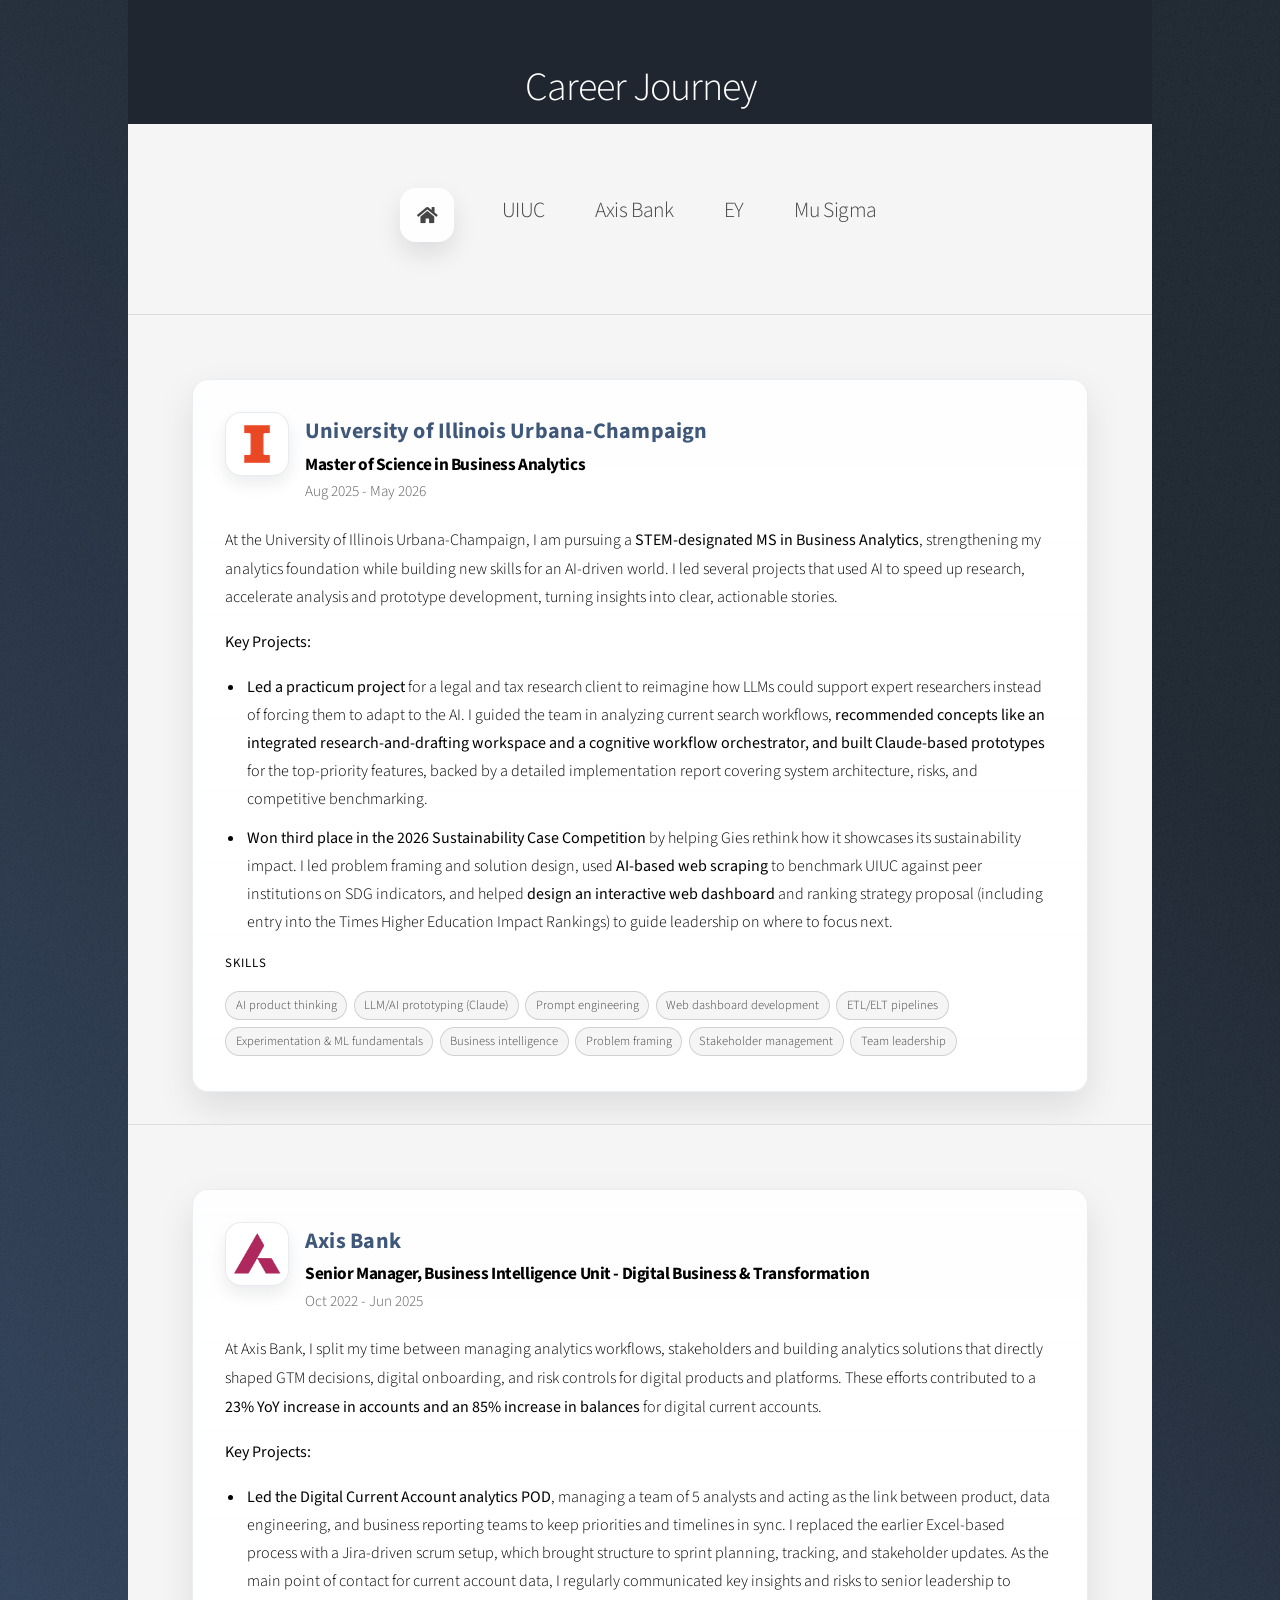
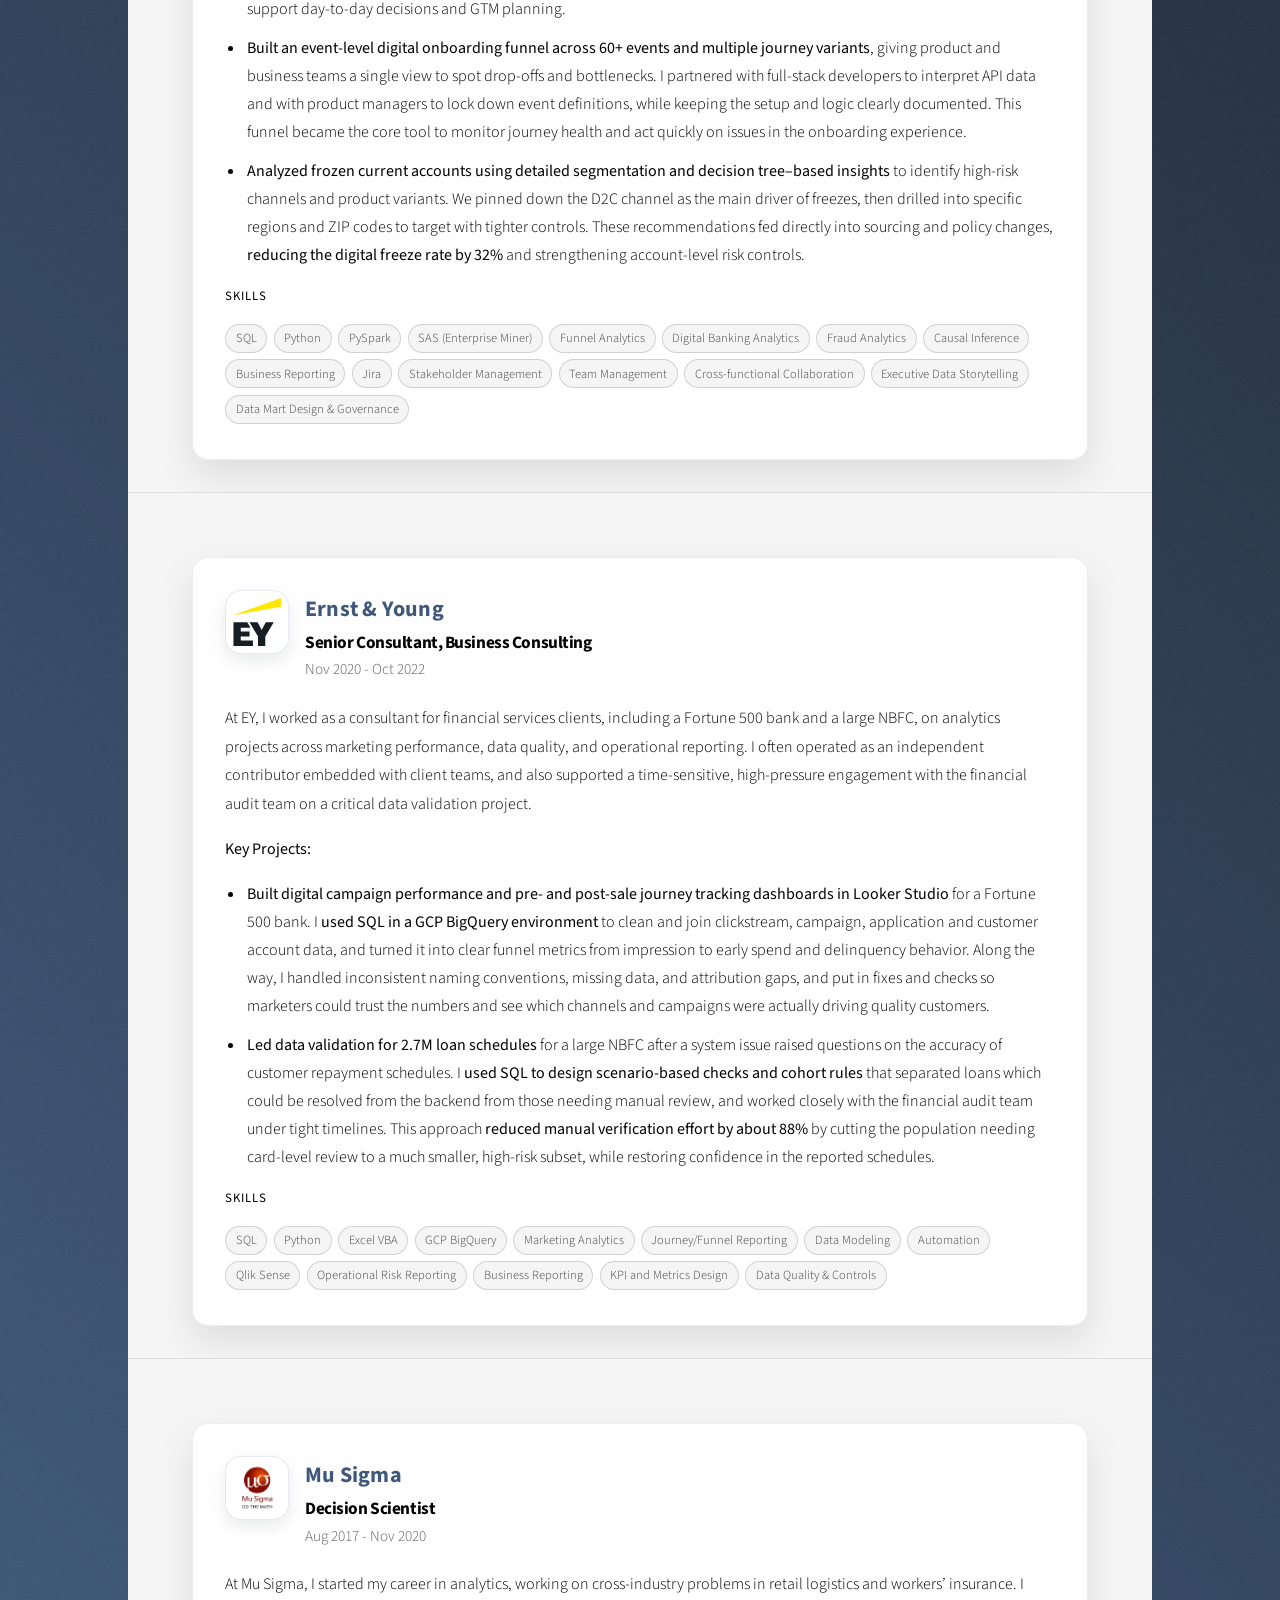
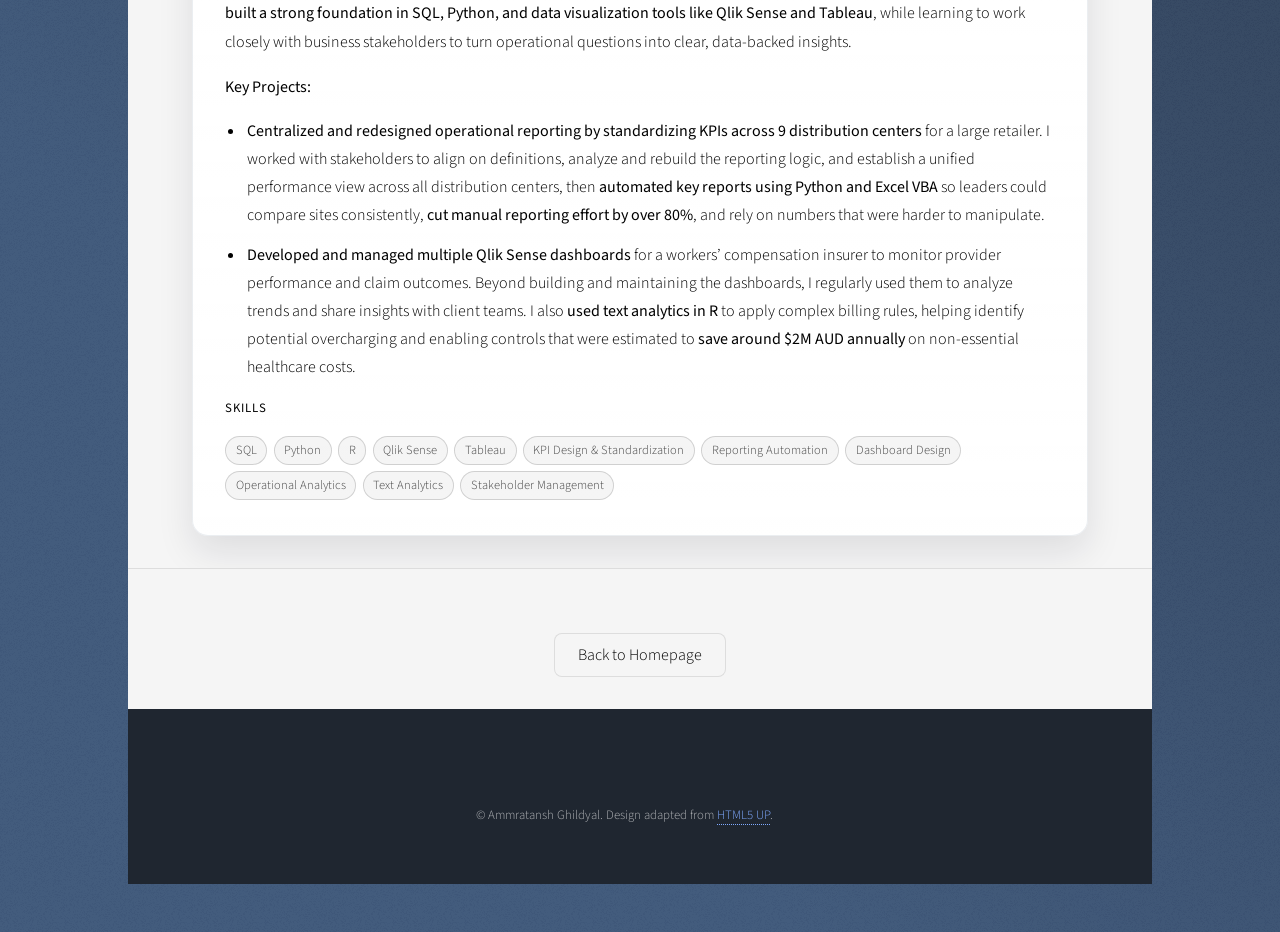
<file: career-details.html>
<!DOCTYPE HTML>
<!--
	Stellar by HTML5 UP
	html5up.net | @ajlkn
	Free for personal and commercial use under the CCA 3.0 license (html5up.net/license)
-->
<html lang="en">
	<head>
		<!-- Google tag (gtag.js) -->
		<script async src="https://www.googletagmanager.com/gtag/js?id=G-5G189T6WT8"></script>
		<script>
		  window.dataLayer = window.dataLayer || [];
		  function gtag(){dataLayer.push(arguments);}
		  gtag('js', new Date());

		  gtag('config', 'G-5G189T6WT8');
		</script>
		<title>Career Journey Details - Ammratansh Ghildyal</title>
		<meta charset="utf-8" />
		<meta name="viewport" content="width=device-width, initial-scale=1" />
		<meta name="description" content="Career journey of Ammratansh Ghildyal - roles, key projects, and skills across Axis Bank, EY, Mu Sigma, and UIUC." />
		<!-- Open Graph / link previews -->
		<meta property="og:title" content="Career Journey Details - Ammratansh Ghildyal" />
		<meta property="og:description" content="Roles, key projects, and skills across Axis Bank, EY, Mu Sigma, and UIUC." />
		<meta property="og:image" content="https://aghil-hub.github.io/AmmratanshGhildyal.github.io/images/og-card.png" />
		<meta property="og:image:width" content="1200" />
		<meta property="og:image:height" content="630" />
		<meta property="og:url" content="https://aghil-hub.github.io/AmmratanshGhildyal.github.io/career-details.html" />
		<meta property="og:type" content="profile" />
		<meta name="twitter:card" content="summary_large_image" />
		<meta name="theme-color" content="#2f4460" />
		<link rel="canonical" href="https://aghil-hub.github.io/AmmratanshGhildyal.github.io/career-details.html" />
		<link rel="icon" type="image/png" sizes="32x32" href="images/favicon-32.png" />
		<link rel="apple-touch-icon" sizes="180x180" href="images/favicon-180.png" />
		<link rel="stylesheet" href="assets/css/main.css" />
		<noscript><link rel="stylesheet" href="assets/css/noscript.css" /></noscript>
		<style>
			.career-detail-nav {
				display: flex;
				justify-content: center;
				flex-wrap: wrap;
				gap: 2.75rem;
				margin: 0 auto 2.5rem auto;
				padding: 0;
				list-style: none;
			}
			.career-detail-nav li {
				padding-left: 0;
			}
			.career-detail-nav a {
				display: inline-flex;
				align-items: center;
				justify-content: center;
				padding: 0.35rem 0.2rem;
				color: rgba(17, 17, 17, 0.78);
				text-decoration: none;
				border: 0;
				font-size: 1.35rem;
				font-weight: 300;
				letter-spacing: -0.02em;
				transition: color 0.25s ease, transform 0.25s ease, background 0.25s ease, box-shadow 0.25s ease;
			}
			.career-detail-nav a:hover {
				color: #3f587a;
				transform: translateY(-0.1rem);
			}
			.career-detail-nav__home {
				width: 3.4rem;
				height: 3.4rem;
				padding: 0;
				border-radius: 1rem;
				background: rgba(255, 255, 255, 0.95);
				box-shadow: 0 0.75rem 1.5rem rgba(16, 24, 40, 0.10);
				color: #3f587a;
			}
			.career-detail-nav__home:hover {
				background: #ffffff;
				box-shadow: 0 1rem 1.9rem rgba(16, 24, 40, 0.14);
				color: #2f4460;
			}
			.career-detail-nav__home:before {
				font-size: 1.15rem;
				margin: 0;
			}
			.career-detail {
				scroll-margin-top: 2rem;
			}
			.career-detail-card {
				padding: 2rem 2rem 1.7rem 2rem;
				border-radius: 1rem;
				background: linear-gradient(180deg, rgba(255, 255, 255, 0.90), rgba(255, 255, 255, 0.98));
				border: 1px solid rgba(63, 88, 122, 0.10);
				box-shadow: 0 1rem 2.25rem rgba(16, 24, 40, 0.10);
				text-align: left;
			}
			.career-detail-header {
				display: flex;
				align-items: flex-start;
				gap: 1rem;
				margin-bottom: 1.25rem;
			}
					.career-detail-header > div {
									display: flex;
									flex-direction: column;
									gap: 0.18rem;
									justify-content: center;
								}
					.career-detail-org,
					.career-detail-role,
					.career-detail-meta {
									padding: 0 !important;
								}
			.career-detail-logo {
				width: 4rem;
				height: 4rem;
				border-radius: 1rem;
				background: #ffffff;
				border: 1px solid rgba(63, 88, 122, 0.12);
				box-shadow: 0 0.5rem 1rem rgba(16, 24, 40, 0.08);
				display: flex;
				align-items: center;
				justify-content: center;
				flex-shrink: 0;
				overflow: hidden;
			}
			.career-detail-logo img {
				max-width: 78%;
				max-height: 78%;
				width: auto;
				height: auto;
				object-fit: contain;
				display: block;
			}
			.career-detail-org {
				margin: 0 !important;
				font-size: 1.38rem;
				font-weight: 700;
				color: #3f587a;
				letter-spacing: 0.01em;
				line-height: 1.12;
			}
			.career-detail-role {
				margin: 0 0 0.1rem 0 !important;
				font-size: 1.08rem;
				font-weight: 700;
				line-height: 1.12;
			}
			.career-detail-meta {
				margin: 0 !important;
				font-size: 0.95rem;
				color: rgba(34, 34, 34, 0.72);
			}
			.career-detail-card p {
				margin: 0 0 1rem 0;
				line-height: 1.8;
			}
			.career-detail-list {
				margin: 0.2rem 0 1rem 0;
				padding-left: 1.25rem;
			}
			.career-detail-list li {
				padding-left: 0.15rem;
				margin-bottom: 0.7rem;
				line-height: 1.75;
			}
			        .key-skills-label {
            margin: 1.1rem 0 0.3rem 0;
            font-size: 0.8rem;
            text-transform: uppercase;
            letter-spacing: 0.08em;
            color: #888;
        }
        .key-skills-list {
            list-style: none;
            padding: 0;
            margin: 0 0 0.5rem 0;
            display: flex;
            flex-wrap: wrap;
            gap: 0.4rem;
        }
        .key-skills-list li {
            font-size: 0.78rem;
            padding: 0.2rem 0.6rem;
            border-radius: 999px;
            border: 1px solid rgba(0,0,0,0.15);
            background: rgba(0,0,0,0.04);
            color: #444;
        }
			@media screen and (max-width: 736px) {
				.career-detail-nav {
					gap: 1.25rem;
					margin-bottom: 2rem;
				}
				.career-detail-nav a {
					font-size: 1rem;
				}
				.career-detail-nav__home {
					width: 3rem;
					height: 3rem;
				}
				.career-detail-card {
					padding: 1.4rem 1.2rem 1.15rem 1.2rem;
				}
				.career-detail-header {
					gap: 0.85rem;
				}
				.career-detail-logo {
					width: 3.3rem;
					height: 3.3rem;
				}
				.career-detail-org {
					font-size: 1.18rem;
				}
				.career-detail-role {
					font-size: 1rem;
				}
			}
		</style>
	</head>
	<body class="is-preload">

		<!-- Wrapper -->
			<div id="wrapper">

				<!-- Header -->
					<header id="header">
						<h1>Career Journey</h1>
					</header>

				<!-- Main -->
					<div id="main">

						<section class="main special">
							<ul class="career-detail-nav">
								<li><a href="index.html" class="career-detail-nav__home icon solid fa-home"><span class="label">Home</span></a></li>
								<li><a href="#uiuc">UIUC</a></li>
								<li><a href="#axis-bank">Axis Bank</a></li>
								<li><a href="#ey">EY</a></li>
								<li><a href="#mu-sigma">Mu Sigma</a></li>
							</ul>
						</section>

						<section id="uiuc" class="main career-detail">
							<div class="career-detail-card">
								<div class="career-detail-header">
									<div class="career-detail-logo">
										<img src="images/logos/Illinois_UIUC.png" alt="University of Illinois Urbana-Champaign logo" />
									</div>
									<div>
										<p class="career-detail-org">University of Illinois Urbana-Champaign</p>
										<h2 class="career-detail-role">Master of Science in Business Analytics</h2>
										<p class="career-detail-meta">Aug 2025 - May 2026</p>
									</div>
								</div>
								<p>At the University of Illinois Urbana-Champaign, I am pursuing a <strong>STEM-designated MS in Business Analytics</strong>, strengthening my analytics foundation while building new skills for an AI-driven world. I led several projects that used AI to speed up research, accelerate analysis and prototype development, turning insights into clear, actionable stories.</p>
								<p class="key-projects-label"><strong>Key Projects: </strong></p>
								<ul class="career-detail-list">
									<li><strong>Led a practicum project</strong> for a legal and tax research client to reimagine how LLMs could support expert researchers instead of forcing them to adapt to the AI. I guided the team in analyzing current search workflows, <strong>recommended concepts like an integrated research-and-drafting workspace and a cognitive workflow orchestrator, and built Claude-based prototypes</strong> for the top-priority features, backed by a detailed implementation report covering system architecture, risks, and competitive benchmarking.</li>
									<li><strong>Won third place in the 2026 Sustainability Case Competition</strong> by helping Gies rethink how it showcases its sustainability impact. I led problem framing and solution design, used <strong>AI-based web scraping</strong> to benchmark UIUC against peer institutions on SDG indicators, and helped <strong>design an interactive web dashboard</strong> and ranking strategy proposal (including entry into the Times Higher Education Impact Rankings) to guide leadership on where to focus next.</li>
								</ul>
								                                <p class="key-skills-label"><strong>Skills</strong></p>
                                <ul class="key-skills-list">
                                    <li>AI product thinking</li>
                                    <li>LLM/AI prototyping (Claude)</li>
                                    <li>Prompt engineering</li>
                                    <li>Web dashboard development</li>
                                    <li>ETL/ELT pipelines</li>
                                    <li>Experimentation &amp; ML fundamentals</li>
                                    <li>Business intelligence</li>
                                    <li>Problem framing</li>
                                    <li>Stakeholder management</li>
                                    <li>Team leadership</li>
                                </ul>
							</div>
						</section>

						<section id="axis-bank" class="main career-detail">
							<div class="career-detail-card">
								<div class="career-detail-header">
									<div class="career-detail-logo">
										<img src="images/logos/axis_bank.png" alt="Axis Bank logo" />
									</div>
									<div>
										<p class="career-detail-org">Axis Bank</p>
										<h2 class="career-detail-role">Senior Manager, Business Intelligence Unit - Digital Business &amp; Transformation</h2>
										<p class="career-detail-meta">Oct 2022 - Jun 2025</p>
									</div>
								</div>
								<p>At Axis Bank, I split my time between managing analytics workflows, stakeholders and building analytics solutions that directly shaped GTM decisions, digital onboarding, and risk controls for digital products and platforms. These efforts contributed to a <strong>23% YoY increase in accounts and an 85% increase in balances</strong> for digital current accounts.</p>
								<p class="key-projects-label"><strong>Key Projects: </strong></p>
								<ul class="career-detail-list">
									<li><strong>Led the Digital Current Account analytics POD</strong>, managing a team of 5 analysts and acting as the link between product, data engineering, and business reporting teams to keep priorities and timelines in sync. I replaced the earlier Excel-based process with a Jira-driven scrum setup, which brought structure to sprint planning, tracking, and stakeholder updates. As the main point of contact for current account data, I regularly communicated key insights and risks to senior leadership to support day-to-day decisions and GTM planning. </li>
									<li><strong>Built an event-level digital onboarding funnel across 60+ events and multiple journey variants</strong>, giving product and business teams a single view to spot drop-offs and bottlenecks. I partnered with full-stack developers to interpret API data and with product managers to lock down event definitions, while keeping the setup and logic clearly documented. This funnel became the core tool to monitor journey health and act quickly on issues in the onboarding experience.</li>
									<li><strong>Analyzed frozen current accounts using detailed segmentation and decision tree–based insights</strong> to identify high-risk channels and product variants. We pinned down the D2C channel as the main driver of freezes, then drilled into specific regions and ZIP codes to target with tighter controls. These recommendations fed directly into sourcing and policy changes, <strong>reducing the digital freeze rate by 32%</strong> and strengthening account-level risk controls.</li>
								</ul>
								<p class="key-skills-label"><strong>Skills</strong></p>
								<ul class="key-skills-list">
									<li>SQL</li>
									<li>Python</li>
									<li>PySpark</li>
									<li>SAS (Enterprise Miner)</li>
									<li>Funnel Analytics</li>
									<li>Digital Banking Analytics</li>
									<li>Fraud Analytics</li>
									<li>Causal Inference</li>
									<li>Business Reporting</li>
									<li>Jira</li>
									<li>Stakeholder Management</li>
									<li>Team Management</li>
									<li>Cross-functional Collaboration</li>
									<li>Executive Data Storytelling</li>
									<li>Data Mart Design &amp; Governance</li>
								</ul>
							</div>
						</section>

						<section id="ey" class="main career-detail">
							<div class="career-detail-card">
								<div class="career-detail-header">
									<div class="career-detail-logo">
										<img src="images/logos/ey.svg" alt="Ernst and Young logo" />
									</div>
									<div>
										<p class="career-detail-org">Ernst &amp; Young</p>
										<h2 class="career-detail-role">Senior Consultant, Business Consulting</h2>
										<p class="career-detail-meta">Nov 2020 - Oct 2022</p>
									</div>
									                        </div>
									<p>At EY, I worked as a consultant for financial services clients, including a Fortune 500 bank and a large NBFC, on analytics projects across marketing performance, data quality, and operational reporting. I often operated as an independent contributor embedded with client teams, and also supported a time-sensitive, high-pressure engagement with the financial audit team on a critical data validation project.</p>
									<p class="key-projects-label"><strong>Key Projects: </strong></p>
									<ul class="career-detail-list">
									<li><strong>Built digital campaign performance and pre- and post-sale journey tracking dashboards in Looker Studio</strong> for a Fortune 500 bank. I <strong>used SQL in a GCP BigQuery environment</strong> to clean and join clickstream, campaign, application and customer account data, and turned it into clear funnel metrics from impression to early spend and delinquency behavior. Along the way, I handled inconsistent naming conventions, missing data, and attribution gaps, and put in fixes and checks so marketers could trust the numbers and see which channels and campaigns were actually driving quality customers.</li>
									<li><strong>Led data validation for 2.7M loan schedules</strong> for a large NBFC after a system issue raised questions on the accuracy of customer repayment schedules. I <strong>used SQL to design scenario-based checks and cohort rules</strong> that separated loans which could be resolved from the backend from those needing manual review, and worked closely with the financial audit team under tight timelines. This approach <strong>reduced manual verification effort by about 88%</strong> by cutting the population needing card-level review to a much smaller, high-risk subset, while restoring confidence in the reported schedules.</li>
								</ul>
								<p class="key-skills-label"><strong>Skills</strong></p>
								<ul class="key-skills-list">
									<li>SQL</li>
									<li>Python</li>
									<li>Excel VBA</li>
									<li>GCP BigQuery</li>
									<li>Marketing Analytics</li>
									<li>Journey/Funnel Reporting</li>
									<li>Data Modeling</li>
									<li>Automation</li>
									<li>Qlik Sense</li>
									<li>Operational Risk Reporting</li>
									<li>Business Reporting</li>
									<li>KPI and Metrics Design</li>
									<li>Data Quality &amp; Controls</li>
								</ul>
							</div>
						</section>

						<section id="mu-sigma" class="main career-detail">
							<div class="career-detail-card">
								<div class="career-detail-header">
									<div class="career-detail-logo">
										<img src="images/logos/mu-sigma.jpg" alt="Mu Sigma logo" />
									</div>
									<div>
										<p class="career-detail-org">Mu Sigma</p>
										<h2 class="career-detail-role">Decision Scientist</h2>
										<p class="career-detail-meta">Aug 2017 - Nov 2020</p>
									</div>
								</div>
								<p>At Mu Sigma, I started my career in analytics, working on cross‑industry problems in retail logistics and workers’ insurance. I <strong>built a strong foundation in SQL, Python, and data visualization tools like Qlik Sense and Tableau</strong>, while learning to work closely with business stakeholders to turn operational questions into clear, data-backed insights.</p>
								<p class="key-projects-label"><strong>Key Projects: </strong></p>
								<ul class="career-detail-list">
									<li><strong>Centralized and redesigned operational reporting by standardizing KPIs across 9 distribution centers</strong> for a large retailer. I worked with stakeholders to align on definitions, analyze and rebuild the reporting logic, and establish a unified performance view across all distribution centers, then <strong>automated key reports using Python and Excel VBA</strong> so leaders could compare sites consistently, <strong>cut manual reporting effort by over 80%</strong>, and rely on numbers that were harder to manipulate.</li>
									<li><strong>Developed and managed multiple Qlik Sense dashboards</strong> for a workers’ compensation insurer to monitor provider performance and claim outcomes. Beyond building and maintaining the dashboards, I regularly used them to analyze trends and share insights with client teams. I also <strong>used text analytics in R</strong> to apply complex billing rules, helping identify potential overcharging and enabling controls that were estimated to <strong>save around $2M AUD annually</strong> on non-essential healthcare costs.</li>
								</ul>
								<p class="key-skills-label"><strong>Skills</strong></p>
								<ul class="key-skills-list">
									<li>SQL</li>
									<li>Python</li>
									<li>R</li>
									<li>Qlik Sense</li>
									<li>Tableau</li>
									<li>KPI Design &amp; Standardization</li>
									<li>Reporting Automation</li>
									<li>Dashboard Design</li>
									<li>Operational Analytics</li>
									<li>Text Analytics</li>
									<li>Stakeholder Management</li>
								</ul>
							</div>
						</section>

						<section class="main special">
							<footer class="career-detail-actions">
								<a href="index.html#career" class="button">Back to Homepage</a>
							</footer>
						</section>

					</div>

				<!-- Footer -->
					<footer id="footer">
						<p class="copyright">&copy; Ammratansh Ghildyal. Design adapted from <a href="https://html5up.net">HTML5 UP</a>.</p>
					</footer>

			</div>

		<!-- Scripts -->
			<script src="assets/js/jquery.min.js"></script>
			<script src="assets/js/jquery.scrollex.min.js"></script>
			<script src="assets/js/jquery.scrolly.min.js"></script>
			<script src="assets/js/browser.min.js"></script>
			<script src="assets/js/breakpoints.min.js"></script>
			<script src="assets/js/util.js"></script>
			<script src="assets/js/main.js"></script>

	</body>
</html>
</file>
<file: assets/css/noscript.css>
/*
	Stellar by HTML5 UP
	html5up.net | @ajlkn
	Free for personal and commercial use under the CCA 3.0 license (html5up.net/license)
*/

/* Header */

	body.is-preload #header.alt > * {
		opacity: 1;
	}

	body.is-preload #header.alt .logo {
		-moz-transform: none;
		-webkit-transform: none;
		-ms-transform: none;
		transform: none;
	}
</file>
<file: assets/css/main.css>
@import url(fontawesome-all.min.css);
@import 'https://fonts.googleapis.com/css?family=Source+Sans+Pro:300,400';

/*
	Stellar by HTML5 UP
	html5up.net | @ajlkn
	Free for personal and commercial use under the CCA 3.0 license (html5up.net/license)
*/

html, body, div, span, applet, object,
iframe, h1, h2, h3, h4, h5, h6, p, blockquote,
pre, a, abbr, acronym, address, big, cite,
code, del, dfn, em, img, ins, kbd, q, s, samp,
small, strike, strong, sub, sup, tt, var, b,
u, i, center, dl, dt, dd, ol, ul, li, fieldset,
form, label, legend, table, caption, tbody,
tfoot, thead, tr, th, td, article, aside,
canvas, details, embed, figure, figcaption,
footer, header, hgroup, menu, nav, output, ruby,
section, summary, time, mark, audio, video {
	margin: 0;
	padding: 0;
	border: 0;
	font-size: 100%;
	font: inherit;
	vertical-align: baseline;}

article, aside, details, figcaption, figure,
footer, header, hgroup, menu, nav, section {
	display: block;}

body {
	line-height: 1;
}

ol, ul {
	list-style: none;
}

blockquote, q {
	quotes: none;
}

	blockquote:before, blockquote:after, q:before, q:after {
		content: '';
		content: none;
	}

table {
	border-collapse: collapse;
	border-spacing: 0;
}

body {
	-webkit-text-size-adjust: none;
}

mark {
	background-color: transparent;
	color: inherit;
}

input::-moz-focus-inner {
	border: 0;
	padding: 0;
}

input, select, textarea {
	-moz-appearance: none;
	-webkit-appearance: none;
	-ms-appearance: none;
	appearance: none;
}

:root {
	--bg: #1f2630;
	--bg-alt: #252d38;
}

/* Basic */

	@-ms-viewport {
		width: device-width;
	}

	body {
		-ms-overflow-style: scrollbar;
	}

	@media screen and (max-width: 480px) {

		html, body {
			min-width: 320px;
		}

	}

	html {
		box-sizing: border-box;
	}

	*, *:before, *:after {
		box-sizing: inherit;
	}

	body {
		background-color: #1f2630;
		background-image: url("images/overlay.png"), -moz-linear-gradient(45deg, #3f587a 15%, #1f2630 85%);
		background-image: url("images/overlay.png"), -webkit-linear-gradient(45deg, #3f587a 15%, #1f2630 85%);
		background-image: url("images/overlay.png"), -ms-linear-gradient(45deg, #3f587a 15%, #1f2630 85%);
		background-image: url("images/overlay.png"), linear-gradient(45deg, #3f587a 15%, #1f2630 85%);
	}

		body.is-preload *, body.is-preload *:before, body.is-preload *:after {
			-moz-animation: none !important;
			-webkit-animation: none !important;
			-ms-animation: none !important;
			animation: none !important;
			-moz-transition: none !important;
			-webkit-transition: none !important;
			-ms-transition: none !important;
			transition: none !important;
		}

/* Type */

	body {
		background-color: #1f2630;
		color: rgba(255, 255, 255, 0.65);
	}

	body, input, select, textarea {
		font-family: "Source Sans Pro", Helvetica, sans-serif;
		font-size: 17pt;
		font-weight: 300;
		line-height: 1.65;
	}

		@media screen and (max-width: 1680px) {

			body, input, select, textarea {
				font-size: 14pt;
			}

		}

		@media screen and (max-width: 1280px) {

			body, input, select, textarea {
				font-size: 12pt;
			}

		}

		@media screen and (max-width: 360px) {

			body, input, select, textarea {
				font-size: 11pt;
			}

		}

	a {
		-moz-transition: color 0.2s ease, border-bottom 0.2s ease;
		-webkit-transition: color 0.2s ease, border-bottom 0.2s ease;
		-ms-transition: color 0.2s ease, border-bottom 0.2s ease;
		transition: color 0.2s ease, border-bottom 0.2s ease;
		text-decoration: none;
		border-bottom: dotted 1px;
		color: #7fa9ff;
	}

		a:hover {
			color: #a9c1ff;
			border-bottom-color: transparent;
		}

	strong, b {
		font-weight: 400;
	}

	em, i {
		font-style: italic;
	}

	p {
		margin: 0 0 2em 0;
	}

		p.content {
			-moz-columns: 20em 2;
			-webkit-columns: 20em 2;
			-ms-columns: 20em 2;
			columns: 20em 2;
			-moz-column-gap: 2em;
			-webkit-column-gap: 2em;
			-ms-column-gap: 2em;
			column-gap: 2em;
			text-align: justify;
		}

	h1, h2, h3, h4, h5, h6 {
		font-weight: 300;
		line-height: 1.5;
		margin: 0 0 0.1em 0;
		letter-spacing: -0.025em;
	}

		h1 a, h2 a, h3 a, h4 a, h5 a, h6 a {
			color: inherit;
			text-decoration: none;
		}

	h1 {
		font-size: 2.5em;
		line-height: 1.2;
	}

	h2 {
		font-size: 1.5em;
	}

	h3 {
		font-size: 1.25em;
	}

	h4 {
		font-size: 1.1em;
	}

	h5 {
		font-size: 0.9em;
	}

	h6 {
		font-size: 0.7em;
	}

	@media screen and (max-width: 736px) {

		h1 {
			font-size: 2em;
		}

	}

	sub {
		font-size: 0.8em;
		position: relative;
		top: 0.5em;
	}

	sup {
		font-size: 0.8em;
		position: relative;
		top: -0.5em;
	}

	blockquote {
		border-left: solid 4px;
		font-style: italic;
		margin: 0 0 2em 0;
		padding: 0.5em 0 0.5em 2em;
	}

	code {
		border-radius: 8px;
		border: solid 1px;
		font-family: "Courier New", monospace;
		font-size: 0.9em;
		margin: 0 0.25em;
		padding: 0.25em 0.65em;
	}

	pre {
		-webkit-overflow-scrolling: touch;
		font-family: "Courier New", monospace;
		font-size: 0.9em;
		margin: 0 0 2em 0;
	}

		pre code {
			display: block;
			line-height: 1.75;
			padding: 1em 1.5em;
			overflow-x: auto;
		}

	hr {
		border: 0;
		border-bottom: solid 1px;
		margin: 2em 0;
	}

		hr.major {
			margin: 3em 0;
		}

	.align-left {
		text-align: left;
	}

	.align-center {
		text-align: center;
	}

	.align-right {
		text-align: right;
	}

	input, select, textarea {
		color: #ffffff;
	}

	a:hover {
		color: #a9c1ff;
	}

	strong, b {
		color: #ffffff;
	}

	h1, h2, h3, h4, h5, h6 {
		color: #ffffff;
	}

	blockquote {
		border-left-color: rgba(255, 255, 255, 0.35);
	}

	code {
		background: rgba(255, 255, 255, 0.075);
		border-color: rgba(255, 255, 255, 0.35);
	}

	hr {
		border-bottom-color: rgba(255, 255, 255, 0.35);
	}

/* Row */

	.row {
		display: flex;
		flex-wrap: wrap;
		box-sizing: border-box;
		align-items: stretch;
	}

		.row > * {
			box-sizing: border-box;
		}

		.row.gtr-uniform > * > :last-child {
			margin-bottom: 0;
		}

		.row.aln-left {
			justify-content: flex-start;
		}

		.row.aln-center {
			justify-content: center;
		}

		.row.aln-right {
			justify-content: flex-end;
		}

		.row.aln-top {
			align-items: flex-start;
		}

		.row.aln-middle {
			align-items: center;
		}

		.row.aln-bottom {
			align-items: flex-end;
		}

		.row > .imp {
			order: -1;
		}

		.row > .col-1 {
			width: 8.33333%;
		}

		.row > .off-1 {
			margin-left: 8.33333%;
		}

		.row > .col-2 {
			width: 16.66667%;
		}

		.row > .off-2 {
			margin-left: 16.66667%;
		}

		.row > .col-3 {
			width: 25%;
		}

		.row > .off-3 {
			margin-left: 25%;
		}

		.row > .col-4 {
			width: 33.33333%;
		}

		.row > .off-4 {
			margin-left: 33.33333%;
		}

		.row > .col-5 {
			width: 41.66667%;
		}

		.row > .off-5 {
			margin-left: 41.66667%;
		}

		.row > .col-6 {
			width: 50%;
		}

		.row > .off-6 {
			margin-left: 50%;
		}

		.row > .col-7 {
			width: 58.33333%;
		}

		.row > .off-7 {
			margin-left: 58.33333%;
		}

		.row > .col-8 {
			width: 66.66667%;
		}

		.row > .off-8 {
			margin-left: 66.66667%;
		}

		.row > .col-9 {
			width: 75%;
		}

		.row > .off-9 {
			margin-left: 75%;
		}

		.row > .col-10 {
			width: 83.33333%;
		}

		.row > .off-10 {
			margin-left: 83.33333%;
		}

		.row > .col-11 {
			width: 91.66667%;
		}

		.row > .off-11 {
			margin-left: 91.66667%;
		}

		.row > .col-12 {
			width: 100%;
		}

		.row > .off-12 {
			margin-left: 100%;
		}

		.row.gtr-0 {
			margin-top: 0;
			margin-left: 0em;
		}

			.row.gtr-0 > * {
				padding: 0 0 0 0em;
			}

			.row.gtr-0.gtr-uniform {
				margin-top: 0em;
			}

				.row.gtr-0.gtr-uniform > * {
					padding-top: 0em;
				}

		.row.gtr-25 {
			margin-top: 0;
			margin-left: -0.375em;
		}

			.row.gtr-25 > * {
				padding: 0 0 0 0.375em;
			}

			.row.gtr-25.gtr-uniform {
				margin-top: -0.375em;
			}

				.row.gtr-25.gtr-uniform > * {
					padding-top: 0.375em;
				}

		.row.gtr-50 {
			margin-top: 0;
			margin-left: -0.75em;
		}

			.row.gtr-50 > * {
				padding: 0 0 0 0.75em;
			}

			.row.gtr-50.gtr-uniform {
				margin-top: -0.75em;
			}

				.row.gtr-50.gtr-uniform > * {
					padding-top: 0.75em;
				}

		.row {
			margin-top: 0;
			margin-left: -1.5em;
		}

			.row > * {
				padding: 0 0 0 1.5em;
			}

			.row.gtr-uniform {
				margin-top: -1.5em;
			}

				.row.gtr-uniform > * {
					padding-top: 1.5em;
				}

		.row.gtr-150 {
			margin-top: 0;
			margin-left: -2.25em;
		}

			.row.gtr-150 > * {
				padding: 0 0 0 2.25em;
			}

			.row.gtr-150.gtr-uniform {
				margin-top: -2.25em;
			}

				.row.gtr-150.gtr-uniform > * {
					padding-top: 2.25em;
				}

		.row.gtr-200 {
			margin-top: 0;
			margin-left: -3em;
		}

			.row.gtr-200 > * {
				padding: 0 0 0 3em;
			}

			.row.gtr-200.gtr-uniform {
				margin-top: -3em;
			}

				.row.gtr-200.gtr-uniform > * {
					padding-top: 3em;
				}

		@media screen and (max-width: 1680px) {

			.row {
				display: flex;
				flex-wrap: wrap;
				box-sizing: border-box;
				align-items: stretch;
			}

				.row > * {
					box-sizing: border-box;
				}

				.row.gtr-uniform > * > :last-child {
					margin-bottom: 0;
				}

				.row.aln-left {
					justify-content: flex-start;
				}

				.row.aln-center {
					justify-content: center;
				}

				.row.aln-right {
					justify-content: flex-end;
				}

				.row.aln-top {
					align-items: flex-start;
				}

				.row.aln-middle {
					align-items: center;
				}

				.row.aln-bottom {
					align-items: flex-end;
				}

				.row > .imp-xlarge {
					order: -1;
				}

				.row > .col-1-xlarge {
					width: 8.33333%;
				}

				.row > .off-1-xlarge {
					margin-left: 8.33333%;
				}

				.row > .col-2-xlarge {
					width: 16.66667%;
				}

				.row > .off-2-xlarge {
					margin-left: 16.66667%;
				}

				.row > .col-3-xlarge {
					width: 25%;
				}

				.row > .off-3-xlarge {
					margin-left: 25%;
				}

				.row > .col-4-xlarge {
					width: 33.33333%;
				}

				.row > .off-4-xlarge {
					margin-left: 33.33333%;
				}

				.row > .col-5-xlarge {
					width: 41.66667%;
				}

				.row > .off-5-xlarge {
					margin-left: 41.66667%;
				}

				.row > .col-6-xlarge {
					width: 50%;
				}

				.row > .off-6-xlarge {
					margin-left: 50%;
				}

				.row > .col-7-xlarge {
					width: 58.33333%;
				}

				.row > .off-7-xlarge {
					margin-left: 58.33333%;
				}

				.row > .col-8-xlarge {
					width: 66.66667%;
				}

				.row > .off-8-xlarge {
					margin-left: 66.66667%;
				}

				.row > .col-9-xlarge {
					width: 75%;
				}

				.row > .off-9-xlarge {
					margin-left: 75%;
				}

				.row > .col-10-xlarge {
					width: 83.33333%;
				}

				.row > .off-10-xlarge {
					margin-left: 83.33333%;
				}

				.row > .col-11-xlarge {
					width: 91.66667%;
				}

				.row > .off-11-xlarge {
					margin-left: 91.66667%;
				}

				.row > .col-12-xlarge {
					width: 100%;
				}

				.row > .off-12-xlarge {
					margin-left: 100%;
				}

				.row.gtr-0 {
					margin-top: 0;
					margin-left: 0em;
				}

					.row.gtr-0 > * {
						padding: 0 0 0 0em;
					}

					.row.gtr-0.gtr-uniform {
						margin-top: 0em;
					}

						.row.gtr-0.gtr-uniform > * {
							padding-top: 0em;
						}

				.row.gtr-25 {
					margin-top: 0;
					margin-left: -0.375em;
				}

					.row.gtr-25 > * {
						padding: 0 0 0 0.375em;
					}

					.row.gtr-25.gtr-uniform {
						margin-top: -0.375em;
					}

						.row.gtr-25.gtr-uniform > * {
							padding-top: 0.375em;
						}

				.row.gtr-50 {
					margin-top: 0;
					margin-left: -0.75em;
				}

					.row.gtr-50 > * {
						padding: 0 0 0 0.75em;
					}

					.row.gtr-50.gtr-uniform {
						margin-top: -0.75em;
					}

						.row.gtr-50.gtr-uniform > * {
							padding-top: 0.75em;
						}

				.row {
					margin-top: 0;
					margin-left: -1.5em;
				}

					.row > * {
						padding: 0 0 0 1.5em;
					}

					.row.gtr-uniform {
						margin-top: -1.5em;
					}

						.row.gtr-uniform > * {
							padding-top: 1.5em;
						}

				.row.gtr-150 {
					margin-top: 0;
					margin-left: -2.25em;
				}

					.row.gtr-150 > * {
						padding: 0 0 0 2.25em;
					}

					.row.gtr-150.gtr-uniform {
						margin-top: -2.25em;
					}

						.row.gtr-150.gtr-uniform > * {
							padding-top: 2.25em;
						}

				.row.gtr-200 {
					margin-top: 0;
					margin-left: -3em;
				}

					.row.gtr-200 > * {
						padding: 0 0 0 3em;
					}

					.row.gtr-200.gtr-uniform {
						margin-top: -3em;
					}

						.row.gtr-200.gtr-uniform > * {
							padding-top: 3em;
						}

		}

		@media screen and (max-width: 1280px) {

			.row {
				display: flex;
				flex-wrap: wrap;
				box-sizing: border-box;
				align-items: stretch;
			}

				.row > * {
					box-sizing: border-box;
				}

				.row.gtr-uniform > * > :last-child {
					margin-bottom: 0;
				}

				.row.aln-left {
					justify-content: flex-start;
				}

				.row.aln-center {
					justify-content: center;
				}

				.row.aln-right {
					justify-content: flex-end;
				}

				.row.aln-top {
					align-items: flex-start;
				}

				.row.aln-middle {
					align-items: center;
				}

				.row.aln-bottom {
					align-items: flex-end;
				}

				.row > .imp-large {
					order: -1;
				}

				.row > .col-1-large {
					width: 8.33333%;
				}

				.row > .off-1-large {
					margin-left: 8.33333%;
				}

				.row > .col-2-large {
					width: 16.66667%;
				}

				.row > .off-2-large {
					margin-left: 16.66667%;
				}

				.row > .col-3-large {
					width: 25%;
				}

				.row > .off-3-large {
					margin-left: 25%;
				}

				.row > .col-4-large {
					width: 33.33333%;
				}

				.row > .off-4-large {
					margin-left: 33.33333%;
				}

				.row > .col-5-large {
					width: 41.66667%;
				}

				.row > .off-5-large {
					margin-left: 41.66667%;
				}

				.row > .col-6-large {
					width: 50%;
				}

				.row > .off-6-large {
					margin-left: 50%;
				}

				.row > .col-7-large {
					width: 58.33333%;
				}

				.row > .off-7-large {
					margin-left: 58.33333%;
				}

				.row > .col-8-large {
					width: 66.66667%;
				}

				.row > .off-8-large {
					margin-left: 66.66667%;
				}

				.row > .col-9-large {
					width: 75%;
				}

				.row > .off-9-large {
					margin-left: 75%;
				}

				.row > .col-10-large {
					width: 83.33333%;
				}

				.row > .off-10-large {
					margin-left: 83.33333%;
				}

				.row > .col-11-large {
					width: 91.66667%;
				}

				.row > .off-11-large {
					margin-left: 91.66667%;
				}

				.row > .col-12-large {
					width: 100%;
				}

				.row > .off-12-large {
					margin-left: 100%;
				}

				.row.gtr-0 {
					margin-top: 0;
					margin-left: 0em;
				}

					.row.gtr-0 > * {
						padding: 0 0 0 0em;
					}

					.row.gtr-0.gtr-uniform {
						margin-top: 0em;
					}

						.row.gtr-0.gtr-uniform > * {
							padding-top: 0em;
						}

				.row.gtr-25 {
					margin-top: 0;
					margin-left: -0.375em;
				}

					.row.gtr-25 > * {
						padding: 0 0 0 0.375em;
					}

					.row.gtr-25.gtr-uniform {
						margin-top: -0.375em;
					}

						.row.gtr-25.gtr-uniform > * {
							padding-top: 0.375em;
						}

				.row.gtr-50 {
					margin-top: 0;
					margin-left: -0.75em;
				}

					.row.gtr-50 > * {
						padding: 0 0 0 0.75em;
					}

					.row.gtr-50.gtr-uniform {
						margin-top: -0.75em;
					}

						.row.gtr-50.gtr-uniform > * {
							padding-top: 0.75em;
						}

				.row {
					margin-top: 0;
					margin-left: -1.5em;
				}

					.row > * {
						padding: 0 0 0 1.5em;
					}

					.row.gtr-uniform {
						margin-top: -1.5em;
					}

						.row.gtr-uniform > * {
							padding-top: 1.5em;
						}

				.row.gtr-150 {
					margin-top: 0;
					margin-left: -2.25em;
				}

					.row.gtr-150 > * {
						padding: 0 0 0 2.25em;
					}

					.row.gtr-150.gtr-uniform {
						margin-top: -2.25em;
					}

						.row.gtr-150.gtr-uniform > * {
							padding-top: 2.25em;
						}

				.row.gtr-200 {
					margin-top: 0;
					margin-left: -3em;
				}

					.row.gtr-200 > * {
						padding: 0 0 0 3em;
					}

					.row.gtr-200.gtr-uniform {
						margin-top: -3em;
					}

						.row.gtr-200.gtr-uniform > * {
							padding-top: 3em;
						}

		}

		@media screen and (max-width: 980px) {

			.row {
				display: flex;
				flex-wrap: wrap;
				box-sizing: border-box;
				align-items: stretch;
			}

				.row > * {
					box-sizing: border-box;
				}

				.row.gtr-uniform > * > :last-child {
					margin-bottom: 0;
				}

				.row.aln-left {
					justify-content: flex-start;
				}

				.row.aln-center {
					justify-content: center;
				}

				.row.aln-right {
					justify-content: flex-end;
				}

				.row.aln-top {
					align-items: flex-start;
				}

				.row.aln-middle {
					align-items: center;
				}

				.row.aln-bottom {
					align-items: flex-end;
				}

				.row > .imp-medium {
					order: -1;
				}

				.row > .col-1-medium {
					width: 8.33333%;
				}

				.row > .off-1-medium {
					margin-left: 8.33333%;
				}

				.row > .col-2-medium {
					width: 16.66667%;
				}

				.row > .off-2-medium {
					margin-left: 16.66667%;
				}

				.row > .col-3-medium {
					width: 25%;
				}

				.row > .off-3-medium {
					margin-left: 25%;
				}

				.row > .col-4-medium {
					width: 33.33333%;
				}

				.row > .off-4-medium {
					margin-left: 33.33333%;
				}

				.row > .col-5-medium {
					width: 41.66667%;
				}

				.row > .off-5-medium {
					margin-left: 41.66667%;
				}

				.row > .col-6-medium {
					width: 50%;
				}

				.row > .off-6-medium {
					margin-left: 50%;
				}

				.row > .col-7-medium {
					width: 58.33333%;
				}

				.row > .off-7-medium {
					margin-left: 58.33333%;
				}

				.row > .col-8-medium {
					width: 66.66667%;
				}

				.row > .off-8-medium {
					margin-left: 66.66667%;
				}

				.row > .col-9-medium {
					width: 75%;
				}

				.row > .off-9-medium {
					margin-left: 75%;
				}

				.row > .col-10-medium {
					width: 83.33333%;
				}

				.row > .off-10-medium {
					margin-left: 83.33333%;
				}

				.row > .col-11-medium {
					width: 91.66667%;
				}

				.row > .off-11-medium {
					margin-left: 91.66667%;
				}

				.row > .col-12-medium {
					width: 100%;
				}

				.row > .off-12-medium {
					margin-left: 100%;
				}

				.row.gtr-0 {
					margin-top: 0;
					margin-left: 0em;
				}

					.row.gtr-0 > * {
						padding: 0 0 0 0em;
					}

					.row.gtr-0.gtr-uniform {
						margin-top: 0em;
					}

						.row.gtr-0.gtr-uniform > * {
							padding-top: 0em;
						}

				.row.gtr-25 {
					margin-top: 0;
					margin-left: -0.375em;
				}

					.row.gtr-25 > * {
						padding: 0 0 0 0.375em;
					}

					.row.gtr-25.gtr-uniform {
						margin-top: -0.375em;
					}

						.row.gtr-25.gtr-uniform > * {
							padding-top: 0.375em;
						}

				.row.gtr-50 {
					margin-top: 0;
					margin-left: -0.75em;
				}

					.row.gtr-50 > * {
						padding: 0 0 0 0.75em;
					}

					.row.gtr-50.gtr-uniform {
						margin-top: -0.75em;
					}

						.row.gtr-50.gtr-uniform > * {
							padding-top: 0.75em;
						}

				.row {
					margin-top: 0;
					margin-left: -1.5em;
				}

					.row > * {
						padding: 0 0 0 1.5em;
					}

					.row.gtr-uniform {
						margin-top: -1.5em;
					}

						.row.gtr-uniform > * {
							padding-top: 1.5em;
						}

				.row.gtr-150 {
					margin-top: 0;
					margin-left: -2.25em;
				}

					.row.gtr-150 > * {
						padding: 0 0 0 2.25em;
					}

					.row.gtr-150.gtr-uniform {
						margin-top: -2.25em;
					}

						.row.gtr-150.gtr-uniform > * {
							padding-top: 2.25em;
						}

				.row.gtr-200 {
					margin-top: 0;
					margin-left: -3em;
				}

					.row.gtr-200 > * {
						padding: 0 0 0 3em;
					}

					.row.gtr-200.gtr-uniform {
						margin-top: -3em;
					}

						.row.gtr-200.gtr-uniform > * {
							padding-top: 3em;
						}

		}

		@media screen and (max-width: 736px) {

			.row {
				display: flex;
				flex-wrap: wrap;
				box-sizing: border-box;
				align-items: stretch;
			}

				.row > * {
					box-sizing: border-box;
				}

				.row.gtr-uniform > * > :last-child {
					margin-bottom: 0;
				}

				.row.aln-left {
					justify-content: flex-start;
				}

				.row.aln-center {
					justify-content: center;
				}

				.row.aln-right {
					justify-content: flex-end;
				}

				.row.aln-top {
					align-items: flex-start;
				}

				.row.aln-middle {
					align-items: center;
				}

				.row.aln-bottom {
					align-items: flex-end;
				}

				.row > .imp-small {
					order: -1;
				}

				.row > .col-1-small {
					width: 8.33333%;
				}

				.row > .off-1-small {
					margin-left: 8.33333%;
				}

				.row > .col-2-small {
					width: 16.66667%;
				}

				.row > .off-2-small {
					margin-left: 16.66667%;
				}

				.row > .col-3-small {
					width: 25%;
				}

				.row > .off-3-small {
					margin-left: 25%;
				}

				.row > .col-4-small {
					width: 33.33333%;
				}

				.row > .off-4-small {
					margin-left: 33.33333%;
				}

				.row > .col-5-small {
					width: 41.66667%;
				}

				.row > .off-5-small {
					margin-left: 41.66667%;
				}

				.row > .col-6-small {
					width: 50%;
				}

				.row > .off-6-small {
					margin-left: 50%;
				}

				.row > .col-7-small {
					width: 58.33333%;
				}

				.row > .off-7-small {
					margin-left: 58.33333%;
				}

				.row > .col-8-small {
					width: 66.66667%;
				}

				.row > .off-8-small {
					margin-left: 66.66667%;
				}

				.row > .col-9-small {
					width: 75%;
				}

				.row > .off-9-small {
					margin-left: 75%;
				}

				.row > .col-10-small {
					width: 83.33333%;
				}

				.row > .off-10-small {
					margin-left: 83.33333%;
				}

				.row > .col-11-small {
					width: 91.66667%;
				}

				.row > .off-11-small {
					margin-left: 91.66667%;
				}

				.row > .col-12-small {
					width: 100%;
				}

				.row > .off-12-small {
					margin-left: 100%;
				}

				.row.gtr-0 {
					margin-top: 0;
					margin-left: 0em;
				}

					.row.gtr-0 > * {
						padding: 0 0 0 0em;
					}

					.row.gtr-0.gtr-uniform {
						margin-top: 0em;
					}

						.row.gtr-0.gtr-uniform > * {
							padding-top: 0em;
						}

				.row.gtr-25 {
					margin-top: 0;
					margin-left: -0.25em;
				}

					.row.gtr-25 > * {
						padding: 0 0 0 0.25em;
					}

					.row.gtr-25.gtr-uniform {
						margin-top: -0.25em;
					}

						.row.gtr-25.gtr-uniform > * {
							padding-top: 0.25em;
						}

				.row.gtr-50 {
					margin-top: 0;
					margin-left: -0.5em;
				}

					.row.gtr-50 > * {
						padding: 0 0 0 0.5em;
					}

					.row.gtr-50.gtr-uniform {
						margin-top: -0.5em;
					}

						.row.gtr-50.gtr-uniform > * {
							padding-top: 0.5em;
						}

				.row {
					margin-top: 0;
					margin-left: -1em;
				}

					.row > * {
						padding: 0 0 0 1em;
					}

					.row.gtr-uniform {
						margin-top: -1em;
					}

						.row.gtr-uniform > * {
							padding-top: 1em;
						}

				.row.gtr-150 {
					margin-top: 0;
					margin-left: -1.5em;
				}

					.row.gtr-150 > * {
						padding: 0 0 0 1.5em;
					}

					.row.gtr-150.gtr-uniform {
						margin-top: -1.5em;
					}

						.row.gtr-150.gtr-uniform > * {
							padding-top: 1.5em;
						}

				.row.gtr-200 {
					margin-top: 0;
					margin-left: -2em;
				}

					.row.gtr-200 > * {
						padding: 0 0 0 2em;
					}

					.row.gtr-200.gtr-uniform {
						margin-top: -2em;
					}

						.row.gtr-200.gtr-uniform > * {
							padding-top: 2em;
						}

		}

		@media screen and (max-width: 480px) {

			.row {
				display: flex;
				flex-wrap: wrap;
				box-sizing: border-box;
				align-items: stretch;
			}

				.row > * {
					box-sizing: border-box;
				}

				.row.gtr-uniform > * > :last-child {
					margin-bottom: 0;
				}

				.row.aln-left {
					justify-content: flex-start;
				}

				.row.aln-center {
					justify-content: center;
				}

				.row.aln-right {
					justify-content: flex-end;
				}

				.row.aln-top {
					align-items: flex-start;
				}

				.row.aln-middle {
					align-items: center;
				}

				.row.aln-bottom {
					align-items: flex-end;
				}

				.row > .imp-xsmall {
					order: -1;
				}

				.row > .col-1-xsmall {
					width: 8.33333%;
				}

				.row > .off-1-xsmall {
					margin-left: 8.33333%;
				}

				.row > .col-2-xsmall {
					width: 16.66667%;
				}

				.row > .off-2-xsmall {
					margin-left: 16.66667%;
				}

				.row > .col-3-xsmall {
					width: 25%;
				}

				.row > .off-3-xsmall {
					margin-left: 25%;
				}

				.row > .col-4-xsmall {
					width: 33.33333%;
				}

				.row > .off-4-xsmall {
					margin-left: 33.33333%;
				}

				.row > .col-5-xsmall {
					width: 41.66667%;
				}

				.row > .off-5-xsmall {
					margin-left: 41.66667%;
				}

				.row > .col-6-xsmall {
					width: 50%;
				}

				.row > .off-6-xsmall {
					margin-left: 50%;
				}

				.row > .col-7-xsmall {
					width: 58.33333%;
				}

				.row > .off-7-xsmall {
					margin-left: 58.33333%;
				}

				.row > .col-8-xsmall {
					width: 66.66667%;
				}

				.row > .off-8-xsmall {
					margin-left: 66.66667%;
				}

				.row > .col-9-xsmall {
					width: 75%;
				}

				.row > .off-9-xsmall {
					margin-left: 75%;
				}

				.row > .col-10-xsmall {
					width: 83.33333%;
				}

				.row > .off-10-xsmall {
					margin-left: 83.33333%;
				}

				.row > .col-11-xsmall {
					width: 91.66667%;
				}

				.row > .off-11-xsmall {
					margin-left: 91.66667%;
				}

				.row > .col-12-xsmall {
					width: 100%;
				}

				.row > .off-12-xsmall {
					margin-left: 100%;
				}

				.row.gtr-0 {
					margin-top: 0;
					margin-left: 0em;
				}

					.row.gtr-0 > * {
						padding: 0 0 0 0em;
					}

					.row.gtr-0.gtr-uniform {
						margin-top: 0em;
					}

						.row.gtr-0.gtr-uniform > * {
							padding-top: 0em;
						}

				.row.gtr-25 {
					margin-top: 0;
					margin-left: -0.3125em;
				}

					.row.gtr-25 > * {
						padding: 0 0 0 0.3125em;
					}

					.row.gtr-25.gtr-uniform {
						margin-top: -0.3125em;
					}

						.row.gtr-25.gtr-uniform > * {
							padding-top: 0.3125em;
						}

				.row.gtr-50 {
					margin-top: 0;
					margin-left: -0.625em;
				}

					.row.gtr-50 > * {
						padding: 0 0 0 0.625em;
					}

					.row.gtr-50.gtr-uniform {
						margin-top: -0.625em;
					}

						.row.gtr-50.gtr-uniform > * {
							padding-top: 0.625em;
						}

				.row {
					margin-top: 0;
					margin-left: -1.25em;
				}

					.row > * {
						padding: 0 0 0 1.25em;
					}

					.row.gtr-uniform {
						margin-top: -1.25em;
					}

						.row.gtr-uniform > * {
							padding-top: 1.25em;
						}

				.row.gtr-150 {
					margin-top: 0;
					margin-left: -1.875em;
				}

					.row.gtr-150 > * {
						padding: 0 0 0 1.875em;
					}

					.row.gtr-150.gtr-uniform {
						margin-top: -1.875em;
					}

						.row.gtr-150.gtr-uniform > * {
							padding-top: 1.875em;
						}

				.row.gtr-200 {
					margin-top: 0;
					margin-left: -2.5em;
				}

					.row.gtr-200 > * {
						padding: 0 0 0 2.5em;
					}

					.row.gtr-200.gtr-uniform {
						margin-top: -2.5em;
					}

						.row.gtr-200.gtr-uniform > * {
							padding-top: 2.5em;
						}

		}

/* Box */

	.box {
		border-radius: 8px;
		border: solid;
		margin-bottom: 2em;
		padding: 1.5em;
	}

		.box > :last-child,
		.box > :last-child > :last-child,
		.box > :last-child > :last-child > :last-child {
			margin-bottom: 0;
		}

		.box.alt {
			border: 0;
			border-radius: 0;
			padding: 0;
		}

	.box {
		border-color: rgba(255, 255, 255, 0.35);
	}

/* Button */

	input[type="submit"],
	input[type="reset"],
	input[type="button"],
	button,
	.button {
		-moz-appearance: none;
		-webkit-appearance: none;
		-ms-appearance: none;
		appearance: none;
		-moz-transition: background-color 0.2s ease-in-out, color 0.2s ease-in-out;
		-webkit-transition: background-color 0.2s ease-in-out, color 0.2s ease-in-out;
		-ms-transition: background-color 0.2s ease-in-out, color 0.2s ease-in-out;
		transition: background-color 0.2s ease-in-out, color 0.2s ease-in-out;
		border-radius: 8px;
		border: 0;
		cursor: pointer;
		display: inline-block;
		font-weight: 300;
		height: 2.75em;
		line-height: 2.75em;
		min-width: 9.25em;
		padding: 0 1.5em;
		text-align: center;
		text-decoration: none;
		white-space: nowrap;
	}

		input[type="submit"].icon,
		input[type="reset"].icon,
		input[type="button"].icon,
		button.icon,
		.button.icon {
			padding-left: 1.35em;
		}

			input[type="submit"].icon:before,
			input[type="reset"].icon:before,
			input[type="button"].icon:before,
			button.icon:before,
			.button.icon:before {
				margin-right: 0.5em;
			}

		input[type="submit"].fit,
		input[type="reset"].fit,
		input[type="button"].fit,
		button.fit,
		.button.fit {
			width: 100%;
		}

		input[type="submit"].small,
		input[type="reset"].small,
		input[type="button"].small,
		button.small,
		.button.small {
			font-size: 0.8em;
		}

		input[type="submit"].large,
		input[type="reset"].large,
		input[type="button"].large,
		button.large,
		.button.large {
			font-size: 1.35em;
		}

		input[type="submit"].disabled, input[type="submit"]:disabled,
		input[type="reset"].disabled,
		input[type="reset"]:disabled,
		input[type="button"].disabled,
		input[type="button"]:disabled,
		button.disabled,
		button:disabled,
		.button.disabled,
		.button:disabled {
			pointer-events: none;
			opacity: 0.25;
		}

		@media screen and (max-width: 736px) {

			input[type="submit"],
			input[type="reset"],
			input[type="button"],
			button,
			.button {
				min-width: 0;
			}

		}

	input[type="submit"],
	input[type="reset"],
	input[type="button"],
	button,
	.button {
		background-color: transparent;
		box-shadow: inset 0 0 0 1px rgba(255, 255, 255, 0.35);
		color: #ffffff !important;
	}

		input[type="submit"]:hover,
		input[type="reset"]:hover,
		input[type="button"]:hover,
		button:hover,
		.button:hover {
			background-color: rgba(255, 255, 255, 0.075);
		}

		input[type="submit"]:active,
		input[type="reset"]:active,
		input[type="button"]:active,
		button:active,
		.button:active {
			background-color: rgba(255, 255, 255, 0.2);
		}

		input[type="submit"].icon:before,
		input[type="reset"].icon:before,
		input[type="button"].icon:before,
		button.icon:before,
		.button.icon:before {
			color: rgba(255, 255, 255, 0.5);
		}

		input[type="submit"].primary,
		input[type="reset"].primary,
		input[type="button"].primary,
		button.primary,
		.button.primary {
			background-color: #3f587a;
			color: #ffffff !important;
			box-shadow: none;
		}

			input[type="submit"].primary:hover,
			input[type="reset"].primary:hover,
			input[type="button"].primary:hover,
			button.primary:hover,
			.button.primary:hover {
				background-color: #4c6a92;
			}

			input[type="submit"].primary:active,
			input[type="reset"].primary:active,
			input[type="button"].primary:active,
			button.primary:active,
			.button.primary:active {
				background-color: #374c69;
			}

			input[type="submit"].primary.icon:before,
			input[type="reset"].primary.icon:before,
			input[type="button"].primary.icon:before,
			button.primary.icon:before,
			.button.primary.icon:before {
				color: #ffffff !important;
			}

/* Form */

	form {
		margin: 0 0 2em 0;
	}

	label {
		display: block;
		font-size: 0.9em;
		font-weight: 400;
		margin: 0 0 1em 0;
	}

	input[type="text"],
	input[type="password"],
	input[type="email"],
	select,
	textarea {
		-moz-appearance: none;
		-webkit-appearance: none;
		-ms-appearance: none;
		appearance: none;
		border-radius: 8px;
		border: solid 1px;
		color: inherit;
		display: block;
		outline: 0;
		padding: 0 1em;
		text-decoration: none;
		width: 100%;
	}

		input[type="text"]:invalid,
		input[type="password"]:invalid,
		input[type="email"]:invalid,
		select:invalid,
		textarea:invalid {
			box-shadow: none;
		}

	select {
		background-size: 1.25rem;
		background-repeat: no-repeat;
		background-position: calc(100% - 1rem) center;
		height: 2.75em;
		padding-right: 2.75em;
		text-overflow: ellipsis;
	}

		select:focus::-ms-value {
			background-color: transparent;
		}

		select::-ms-expand {
			display: none;
		}

	input[type="text"],
	input[type="password"],
	input[type="email"],
	select {
		height: 2.75em;
	}

	textarea {
		padding: 0.75em 1em;
	}

	input[type="checkbox"],
	input[type="radio"] {
		-moz-appearance: none;
		-webkit-appearance: none;
		-ms-appearance: none;
		appearance: none;
		display: block;
		float: left;
		margin-right: -2em;
		opacity: 0;
		width: 1em;
		z-index: -1;
	}

		input[type="checkbox"] + label,
		input[type="radio"] + label {
			text-decoration: none;
			cursor: pointer;
			display: inline-block;
			font-size: 1em;
			font-weight: 300;
			padding-left: 2.4em;
			padding-right: 0.75em;
			position: relative;
		}

			input[type="checkbox"] + label:before,
			input[type="radio"] + label:before {
				-moz-osx-font-smoothing: grayscale;
				-webkit-font-smoothing: antialiased;
				display: inline-block;
				font-style: normal;
				font-variant: normal;
				text-rendering: auto;
				line-height: 1;
				text-transform: none !important;
				font-family: 'Font Awesome 5 Free';
				font-weight: 900;
			}

			input[type="checkbox"] + label:before,
			input[type="radio"] + label:before {
				border-radius: 8px;
				border: solid 1px;
				content: '';
				display: inline-block;
				font-size: 0.8em;
				height: 2.0625em;
				left: 0;
				line-height: 2.0625em;
				position: absolute;
				text-align: center;
				top: 0;
				width: 2.0625em;
			}

		input[type="checkbox"]:checked + label:before,
		input[type="radio"]:checked + label:before {
			content: '\f00c';
		}

	input[type="checkbox"] + label:before {
		border-radius: 8px;
	}

	input[type="radio"] + label:before {
		border-radius: 100%;
	}

	::-webkit-input-placeholder {
		opacity: 1.0;
	}

	:-moz-placeholder {
		opacity: 1.0;
	}

	::-moz-placeholder {
		opacity: 1.0;
	}

	:-ms-input-placeholder {
		opacity: 1.0;
	}

	label {
		color: #ffffff;
	}

	input[type="text"],
	input[type="password"],
	input[type="email"],
	select,
	textarea {
		background-color: rgba(255, 255, 255, 0.075);
		border-color: rgba(255, 255, 255, 0.35);
	}

		input[type="text"]:focus,
		input[type="password"]:focus,
		input[type="email"]:focus,
		select:focus,
		textarea:focus {
			border-color: #3f587a;
			box-shadow: 0 0 0 1px #3f587a;
		}

	select {
		background-image: url("data:image/svg+xml;charset=utf8,%3Csvg xmlns='http://www.w3.org/2000/svg' width='40' height='40' preserveAspectRatio='none' viewBox='0 0 40 40'%3E%3Cpath d='M9.4,12.3l10.4,10.4l10.4-10.4c0.2-0.2,0.5-0.4,0.9-0.4c0.3,0,0.6,0.1,0.9,0.4l3.3,3.3c0.2,0.2,0.4,0.5,0.4,0.9 c0,0.4-0.1,0.6-0.4,0.9L20.7,31.9c-0.2,0.2-0.5,0.4-0.9,0.4c-0.3,0-0.6-0.1-0.9-0.4L4.3,17.3c-0.2-0.2-0.4-0.5-0.4-0.9 c0-0.4,0.1-0.6,0.4-0.9l3.3-3.3c0.2-0.2,0.5-0.4,0.9-0.4S9.1,12.1,9.4,12.3z' fill='rgba(255, 255, 255, 0.35)' /%3E%3C/svg%3E");
	}

		select option {
			color: #ffffff;
			background: #1f2630;
		}

	input[type="checkbox"] + label,
	input[type="radio"] + label {
		color: rgba(255, 255, 255, 0.65);
	}

		input[type="checkbox"] + label:before,
		input[type="radio"] + label:before {
			background: rgba(255, 255, 255, 0.075);
			border-color: rgba(255, 255, 255, 0.35);
		}

	input[type="checkbox"]:checked + label:before,
	input[type="radio"]:checked + label:before {
		background-color: #ffffff;
		border-color: #ffffff;
		color: #3f587a;
	}

	input[type="checkbox"]:focus + label:before,
	input[type="radio"]:focus + label:before {
		border-color: #3f587a;
		box-shadow: 0 0 0 1px #3f587a;
	}

	::-webkit-input-placeholder {
		color: rgba(255, 255, 255, 0.5) !important;
	}

	:-moz-placeholder {
		color: rgba(255, 255, 255, 0.5) !important;
	}

	::-moz-placeholder {
		color: rgba(255, 255, 255, 0.5) !important;
	}

	:-ms-input-placeholder {
		color: rgba(255, 255, 255, 0.5) !important;
	}

	.formerize-placeholder {
		color: rgba(255, 255, 255, 0.5) !important;
	}

/* Icon */

	.icon {
		text-decoration: none;
		-moz-transition: background-color 0.2s ease-in-out, color 0.2s ease-in-out;
		-webkit-transition: background-color 0.2s ease-in-out, color 0.2s ease-in-out;
		-ms-transition: background-color 0.2s ease-in-out, color 0.2s ease-in-out;
		transition: background-color 0.2s ease-in-out, color 0.2s ease-in-out;
		border-bottom: none;
		position: relative;
	}

		.icon:before {
			-moz-osx-font-smoothing: grayscale;
			-webkit-font-smoothing: antialiased;
			display: inline-block;
			font-style: normal;
			font-variant: normal;
			text-rendering: auto;
			line-height: 1;
			text-transform: none !important;
			font-family: 'Font Awesome 5 Free';
			font-weight: 400;
		}

		.icon > .label {
			display: none;
		}

		.icon:before {
			line-height: solid;
		}

		.icon.solid:before {
			font-weight: 900;
		}

		.icon.brands:before {
			font-family: 'Font Awesome 5 Brands';
		}

		.icon.major {
			border: solid 1px;
			display: inline-block;
			border-radius: 100%;
			padding: 0.65em;
			margin: 0 0 2em 0;
			cursor: default;
		}

			.icon.major:before {
				display: inline-block;
				font-size: 6.25rem;
				width: 2.25em;
				height: 2.25em;
				line-height: 2.2em;
				border-radius: 100%;
				border: solid 1px;
				text-align: center;
			}

		.icon.alt {
			display: inline-block;
			border: solid 1px;
			border-radius: 100%;
		}

			.icon.alt:before {
				display: block;
				font-size: 1.25em;
				width: 2em;
				height: 2em;
				text-align: center;
				line-height: 2em;
			}

		.icon.style1 {
			color: #5c708c;
		}

		.icon.style2 {
			color: #7084a0;
		}

		.icon.style3 {
			color: #5b6f8c;
		}

		.icon.style4 {
			color: #4d627d;
		}

		.icon.style5 {
			color: #3f587a;
		}

		@media screen and (max-width: 1680px) {

			.icon.major:before {
				font-size: 5.5rem;
			}

		}

		@media screen and (max-width: 1280px) {

			.icon.major:before {
				font-size: 4.75rem;
			}

		}

		@media screen and (max-width: 736px) {

			.icon.major {
				margin: 0 0 1.5em 0;
				padding: 0.35em;
			}

				.icon.major:before {
					font-size: 3.5rem;
				}

		}

	.icon.major {
		border-color: rgba(255, 255, 255, 0.35);
	}

		.icon.major:before {
			border-color: rgba(255, 255, 255, 0.35);
		}

	.icon.alt {
		border-color: rgba(255, 255, 255, 0.35);
		color: #ffffff;
	}

		.icon.alt:hover {
			background-color: rgba(255, 255, 255, 0.075);
		}

		.icon.alt:active {
			background-color: rgba(255, 255, 255, 0.2);
		}

/* Image */

	.image {
		border-radius: 8px;
		border: 0;
		display: inline-block;
		position: relative;
	}

		.image img {
			border-radius: 8px;
			display: block;
		}

		.image.left, .image.right {
			max-width: 40%;
		}

			.image.left img, .image.right img {
				width: 100%;
			}

		.image.left {
			float: left;
			margin: 0 1.5em 1em 0;
			top: 0.25em;
		}

		.image.right {
			float: right;
			margin: 0 0 1em 1.5em;
			top: 0.25em;
		}

		.image.fit {
			display: block;
			margin: 0 0 2em 0;
			width: 100%;
		}

			.image.fit img {
				width: 100%;
			}

		.image.main {
			display: block;
			margin: 0 0 3em 0;
			width: 100%;
		}

			.image.main img {
				width: 100%;
			}

/* List */

	ol {
		list-style: decimal;
		margin: 0 0 2em 0;
		padding-left: 1.25em;
	}

		ol li {
			padding-left: 0.25em;
		}

	ul {
		list-style: disc;
		margin: 0 0 2em 0;
		padding-left: 1em;
	}

		ul li {
			padding-left: 0.5em;
		}

		ul.alt {
			list-style: none;
			padding-left: 0;
		}

			ul.alt li {
				border-top: solid 1px;
				padding: 0.5em 0;
			}

				ul.alt li:first-child {
					border-top: 0;
					padding-top: 0;
				}

	dl {
		margin: 0 0 2em 0;
	}

		dl dt {
			display: block;
			font-weight: 400;
			margin: 0 0 1em 0;
		}

		dl dd {
			margin-left: 2em;
		}

		dl.alt dt {
			display: block;
			width: 3em;
			margin: 0;
			clear: left;
			float: left;
		}

		dl.alt dd {
			margin: 0 0 0.85em 5.5em;
		}

		dl.alt:after {
			content: '';
			display: block;
			clear: both;
		}

	ul.alt li {
		border-top-color: rgba(255, 255, 255, 0.35);
	}

	dl dt {
		color: #ffffff;
	}

/* Actions */

	ul.actions {
		display: -moz-flex;
		display: -webkit-flex;
		display: -ms-flex;
		display: flex;
		cursor: default;
		list-style: none;
		margin-left: -1em;
		padding-left: 0;
	}

		ul.actions li {
			padding: 0 0 0 1em;
			vertical-align: middle;
		}

		ul.actions.special {
			-moz-justify-content: center;
			-webkit-justify-content: center;
			-ms-justify-content: center;
			justify-content: center;
			width: 100%;
			margin-left: 0;
		}

			ul.actions.special li:first-child {
				padding-left: 0;
			}

		ul.actions.stacked {
			-moz-flex-direction: column;
			-webkit-flex-direction: column;
			-ms-flex-direction: column;
			flex-direction: column;
			margin-left: 0;
		}

			ul.actions.stacked li {
				padding: 1.3em 0 0 0;
			}

				ul.actions.stacked li:first-child {
					padding-top: 0;
				}

		ul.actions.fit {
			width: calc(100% + 1em);
		}

			ul.actions.fit li {
				-moz-flex-grow: 1;
				-webkit-flex-grow: 1;
				-ms-flex-grow: 1;
				flex-grow: 1;
				-moz-flex-shrink: 1;
				-webkit-flex-shrink: 1;
				-ms-flex-shrink: 1;
				flex-shrink: 1;
				width: 100%;
			}

				ul.actions.fit li > * {
					width: 100%;
				}

			ul.actions.fit.stacked {
				width: 100%;
			}

		@media screen and (max-width: 480px) {

			ul.actions:not(.fixed) {
				-moz-flex-direction: column;
				-webkit-flex-direction: column;
				-ms-flex-direction: column;
				flex-direction: column;
				margin-left: 0;
				width: 100% !important;
			}

				ul.actions:not(.fixed) li {
					-moz-flex-grow: 1;
					-webkit-flex-grow: 1;
					-ms-flex-grow: 1;
					flex-grow: 1;
					-moz-flex-shrink: 1;
					-webkit-flex-shrink: 1;
					-ms-flex-shrink: 1;
					flex-shrink: 1;
					padding: 1em 0 0 0;
					text-align: center;
					width: 100%;
				}

					ul.actions:not(.fixed) li > * {
						width: 100%;
					}

					ul.actions:not(.fixed) li:first-child {
						padding-top: 0;
					}

					ul.actions:not(.fixed) li input[type="submit"],
					ul.actions:not(.fixed) li input[type="reset"],
					ul.actions:not(.fixed) li input[type="button"],
					ul.actions:not(.fixed) li button,
					ul.actions:not(.fixed) li .button {
						width: 100%;
					}

						ul.actions:not(.fixed) li input[type="submit"].icon:before,
						ul.actions:not(.fixed) li input[type="reset"].icon:before,
						ul.actions:not(.fixed) li input[type="button"].icon:before,
						ul.actions:not(.fixed) li button.icon:before,
						ul.actions:not(.fixed) li .button.icon:before {
							margin-left: -0.5rem;
						}

		}

/* Icons */

	ul.icons {
		cursor: default;
		list-style: none;
		padding-left: 0;
	}

		ul.icons li {
			display: inline-block;
			padding: 0 0.65em 0 0;
		}

			ul.icons li:last-child {
				padding-right: 0 !important;
			}

/* Section/Article */

	section.special, article.special {
		text-align: center;
	}

	header.major {
		margin-bottom: 3em;
	}

		header.major h2 {
			font-size: 2em;
		}

			header.major h2:after {
				display: block;
				content: '';
				width: 3.25em;
				height: 2px;
				margin: 0.7em 0 1em 0;
				border-radius: 2px;
			}

				section.special header.major h2:after, article.special header.major h2:after {
					margin-left: auto;
					margin-right: auto;
				}

		header.major p {
			font-size: 1.25em;
			letter-spacing: -0.025em;
		}

		header.major.special {
			text-align: center;
		}

			header.major.special h2:after {
				margin-left: auto;
				margin-right: auto;
			}

	footer.major {
		margin-top: 3em;
	}

	@media screen and (max-width: 736px) {

		header.major {
			margin-bottom: 0;
		}

			header.major h2 {
				font-size: 1.5em;
			}

			header.major p {
				font-size: 1em;
				letter-spacing: 0;
			}

				header.major p br {
					display: none;
				}

		footer.major {
			margin-top: 0;
		}

	}

	header.major h2:after {
		background-color: rgba(255, 255, 255, 0.35);
	}

	section.main {
		padding: 5em 5em 3em 5em;
		background-color: var(--bg-alt);
		color: #000000;
		border-top: solid 1px rgba(255, 255, 255, 0.08);
	}

		section.main:first-of-type {
			border-top: 0;
		}

	section.main.special {
		text-align: center;
	}

	section.main input,
	section.main select,
	section.main textarea,
	section.main h1,
	section.main h2,
	section.main h3,
	section.main h4,
	section.main h5,
	section.main h6,
	section.main strong,
	section.main b {
		color: #000000;
	}

	section.main a:hover {
		color: #000000;
	}

	section.main .button {
		color: #000000 !important;
		box-shadow: inset 0 0 0 1px rgba(255, 255, 255, 0.35);
	}

		section.main .button:hover {
			background-color: rgba(255, 255, 255, 0.08);
		}

	section.hero {
		background-color: var(--bg);
		text-align: center;
		padding: 6rem 2rem 4rem 2rem;
		border-top: 0;
	}

	section.hero .major p {
		margin: 0 0 0.75rem 0;
		font-size: 1.1rem;
		opacity: 0.85;
	}

	section.hero .major h1 {
		margin: 0;
		font-size: 3rem;
	}

	.hero-actions {
		list-style: none;
		margin: 2rem 0 0 0;
		padding: 0;
		display: flex;
		justify-content: center;
		gap: 1rem;
		flex-wrap: wrap;
	}

	.hero-actions li {
		margin: 0;
	}

	.career-journey {
		max-width: 720px;
		margin: 0 auto;
		text-align: center;
	}

	.career-entry {
		padding: 1.25rem 0;
		border-bottom: 1px solid rgba(255, 255, 255, 0.15);
	}

		.career-entry:last-child {
			border-bottom: none;
		}

	.career-entry h3 {
		margin: 0 0 0.35rem 0;
	}

	.career-entry p {
		margin: 0.2rem 0;
	}

	@media screen and (max-width: 1280px) {

		section.main {
			padding: 4em 4em 2em 4em;
		}

	}

	@media screen and (max-width: 980px) {

		section.main {
			padding: 4em 3em 2em 3em;
		}

	}

	@media screen and (max-width: 736px) {

		section.main {
			padding: 3em 2em 1em 2em;
		}

		section.hero {
			padding: 4em 2em 2.5em 2em;
		}

		section.hero .major h1 {
			font-size: 2.4rem;
		}

	}

	@media screen and (max-width: 480px) {

		section.main {
			padding: 3em 1.5em 1em 1.5em;
		}

		section.hero {
			padding: 3.5em 1.5em 2em 1.5em;
		}

	}

/* Table */

	.table-wrapper {
		-webkit-overflow-scrolling: touch;
		overflow-x: auto;
	}

	table {
		margin: 0 0 2em 0;
		width: 100%;
	}

		table tbody tr {
			border: solid 1px;
			border-left: 0;
			border-right: 0;
		}

		table td {
			padding: 0.75em 0.75em;
		}

		table th {
			font-size: 0.9em;
			font-weight: 400;
			padding: 0 0.75em 0.75em 0.75em;
			text-align: left;
		}

		table thead {
			border-bottom: solid 2px;
		}

		table tfoot {
			border-top: solid 2px;
		}

		table.alt {
			border-collapse: separate;
		}

			table.alt tbody tr td {
				border: solid 1px;
				border-left-width: 0;
				border-top-width: 0;
			}

				table.alt tbody tr td:first-child {
					border-left-width: 1px;
				}

			table.alt tbody tr:first-child td {
				border-top-width: 1px;
			}

			table.alt thead {
				border-bottom: 0;
			}

			table.alt tfoot {
				border-top: 0;
			}

	table tbody tr {
		border-color: rgba(255, 255, 255, 0.35);
	}

		table tbody tr:nth-child(2n + 1) {
			background-color: rgba(255, 255, 255, 0.075);
		}

	table th {
		color: #ffffff;
	}

	table thead {
		border-bottom-color: rgba(255, 255, 255, 0.35);
	}

	table tfoot {
		border-top-color: rgba(255, 255, 255, 0.35);
	}

	table.alt tbody tr td {
		border-color: rgba(255, 255, 255, 0.35);
	}

/* Features */

	.features {
		display: -moz-flex;
		display: -webkit-flex;
		display: -ms-flex;
		display: flex;
		-moz-flex-wrap: wrap;
		-webkit-flex-wrap: wrap;
		-ms-flex-wrap: wrap;
		flex-wrap: wrap;
		-moz-justify-content: center;
		-webkit-justify-content: center;
		-ms-justify-content: center;
		justify-content: center;
		width: calc(100% + 2em);
		margin: 0 0 3em -2em;
		padding: 0;
		list-style: none;
	}

		.features li {
			width: calc(33.33333% - 2em);
			margin-left: 2em;
			margin-top: 3em;
			padding: 0;
		}

			.features li:nth-child(1), .features li:nth-child(2), .features li:nth-child(3) {
				margin-top: 0;
			}

			.features li > :last-child {
				margin-bottom: 0;
			}

		@media screen and (max-width: 980px) {

			.features li {
				width: calc(50% - 2em);
			}

				.features li:nth-child(3) {
					margin-top: 3em;
				}

		}

		@media screen and (max-width: 736px) {

			.features {
				width: 100%;
				margin: 0 0 2em 0;
			}

				.features li {
					width: 100%;
					margin-left: 0;
					margin-top: 2em;
				}

					.features li:nth-child(2), .features li:nth-child(3) {
						margin-top: 2em;
					}

		}

/* Statistics */

	.statistics {
		display: -moz-flex;
		display: -webkit-flex;
		display: -ms-flex;
		display: flex;
		width: 100%;
		margin: 0 0 3em 0;
		padding: 0;
		list-style: none;
		cursor: default;
	}

		.statistics li {
			-moz-flex: 1;
			-webkit-flex: 1;
			-ms-flex: 1;
			flex: 1;
			padding: 1.5em;
			color: #ffffff;
			text-align: center;
		}

			.statistics li.style1 {
				background-color: #5c708c;
			}

			.statistics li.style2 {
				background-color: #7084a0;
			}

			.statistics li.style3 {
				background-color: #5b6f8c;
			}

			.statistics li.style4 {
				background-color: #4d627d;
			}

			.statistics li.style5 {
				background-color: #3f587a;
			}

			.statistics li strong, .statistics li b {
				display: block;
				font-size: 2em;
				line-height: 1.1;
				color: inherit !important;
				font-weight: 300;
				letter-spacing: -0.025em;
			}

			.statistics li:first-child {
				border-top-left-radius: 8px;
				border-bottom-left-radius: 8px;
			}

			.statistics li:last-child {
				border-top-right-radius: 8px;
				border-bottom-right-radius: 8px;
			}

			.statistics li .icon {
				display: inline-block;
			}

				.statistics li .icon:before {
					font-size: 2.75rem;
					line-height: 1.3;
				}

		@media screen and (max-width: 980px) {

			.statistics li strong, .statistics li b {
				font-size: 1.5em;
			}

		}

		@media screen and (max-width: 736px) {

			.statistics {
				display: block;
				width: 20em;
				max-width: 100%;
				margin: 0 auto 2em auto;
			}

				.statistics li:first-child {
					border-bottom-left-radius: 0;
					border-top-right-radius: 8px;
				}

				.statistics li:last-child {
					border-top-right-radius: 0;
					border-bottom-left-radius: 8px;
				}

				.statistics li .icon:before {
					font-size: 3.75rem;
				}

				.statistics li strong, .statistics li b {
					font-size: 2.5em;
				}

		}

/* Spotlight */

	.spotlight {
		display: -moz-flex;
		display: -webkit-flex;
		display: -ms-flex;
		display: flex;
		-moz-align-items: center;
		-webkit-align-items: center;
		-ms-align-items: center;
		align-items: center;
		margin: 0 0 2em 0;
	}

		.spotlight .content {
			-moz-flex: 1;
			-webkit-flex: 1;
			-ms-flex: 1;
			flex: 1;
		}

			.spotlight .content > :last-child {
				margin-bottom: 0;
			}

			.spotlight .content header.major {
				margin: 0 0 2em 0;
			}

		.spotlight .image {
			display: inline-block;
			margin-left: 4em;
			padding: 0.65em;
			border-radius: 100%;
			border: solid 1px;
		}

			.spotlight .image img {
				display: block;
				border-radius: 100%;
				width: 16em;
			}

		@media screen and (max-width: 980px) {

			.spotlight {
				-moz-flex-direction: column-reverse;
				-webkit-flex-direction: column-reverse;
				-ms-flex-direction: column-reverse;
				flex-direction: column-reverse;
				text-align: center;
			}

				.spotlight .content {
					-moz-flex: 0 1 auto;
					-webkit-flex: 0 1 auto;
					-ms-flex: 0 1 auto;
					flex: 0 1 auto;
					width: 100%;
				}

					.spotlight .content header.major h2:after {
						margin-left: auto;
						margin-right: auto;
					}

					.spotlight .content .actions {
						-moz-justify-content: center;
						-webkit-justify-content: center;
						-ms-justify-content: center;
						justify-content: center;
						width: calc(100% + 1em);
					}

				.spotlight .image {
					-moz-flex: 0 1 auto;
					-webkit-flex: 0 1 auto;
					-ms-flex: 0 1 auto;
					flex: 0 1 auto;
					margin-left: 0;
					margin-bottom: 2em;
				}

		}

		@media screen and (max-width: 736px) {

			.spotlight .image {
				padding: 0.35em;
			}

				.spotlight .image img {
					width: 12em;
				}

		}

	.spotlight .image {
		border-color: rgba(255, 255, 255, 0.35);
	}

/* Header */

	#header {
		padding: 5em 5em 1em 5em ;
		text-align: center;
	}

		#header h1 {
			margin: 0 0 0.25em 0;
		}

		#header p {
			font-size: 1.25em;
			letter-spacing: -0.025em;
		}

		#header.alt {
			padding: 7em 5em 4em 5em ;
		}

			#header.alt h1 {
				font-size: 3.25em;
			}

			#header.alt > * {
				-moz-transition: opacity 3s ease;
				-webkit-transition: opacity 3s ease;
				-ms-transition: opacity 3s ease;
				transition: opacity 3s ease;
				-moz-transition-delay: 0.5s;
				-webkit-transition-delay: 0.5s;
				-ms-transition-delay: 0.5s;
				transition-delay: 0.5s;
				opacity: 1;
			}

			#header.alt .logo {
				-moz-transition: opacity 1.25s ease, -moz-transform 0.5s ease;
				-webkit-transition: opacity 1.25s ease, -webkit-transform 0.5s ease;
				-ms-transition: opacity 1.25s ease, -ms-transform 0.5s ease;
				transition: opacity 1.25s ease, transform 0.5s ease;
				-moz-transition-delay: 0s;
				-webkit-transition-delay: 0s;
				-ms-transition-delay: 0s;
				transition-delay: 0s;
				display: block;
				margin: 0 0 1.5em 0;
			}

				#header.alt .logo img {
					display: block;
					margin: 0 auto;
					max-width: 75%;
				}

		@media screen and (max-width: 1280px) {

			#header {
				padding: 4em 4em 0.1em 4em ;
			}

				#header.alt {
					padding: 6em 4em 3em 4em ;
				}

		}

		@media screen and (max-width: 980px) {

			#header {
				padding: 4em 3em 0.1em 3em ;
			}

				#header.alt {
					padding: 5em 3em 2em 3em ;
				}

		}

		@media screen and (max-width: 736px) {

			#header {
				padding: 3em 2em 0.1em 2em ;
			}

				#header p {
					font-size: 1em;
					letter-spacing: 0;
				}

					#header p br {
						display: none;
					}

				#header.alt {
					padding: 4em 2em 1em 2em ;
				}

					#header.alt h1 {
						font-size: 2.5em;
					}

		}

		@media screen and (max-width: 480px) {

			#header {
				padding: 3em 1.5em 0.1em 1.5em ;
			}

				#header.alt {
					padding: 4em 1.5em 1em 1.5em ;
				}

		}

		@media screen and (max-width: 360px) {

			#header {
				padding: 2.5em 1em 0.1em 1em ;
			}

				#header.alt {
					padding: 3.5em 1em 0.5em 1em ;
				}

		}

		body.is-preload #header.alt > * {
			opacity: 0;
		}

		body.is-preload #header.alt .logo {
			-moz-transform: scale(0.8) rotate(-30deg);
			-webkit-transform: scale(0.8) rotate(-30deg);
			-ms-transform: scale(0.8) rotate(-30deg);
			transform: scale(0.8) rotate(-30deg);
		}

/* Nav */

	#nav {
		-moz-transition: background-color 0.2s ease, border-top-left-radius 0.2s ease, border-top-right-radius 0.2s ease, padding 0.2s ease;
		-webkit-transition: background-color 0.2s ease, border-top-left-radius 0.2s ease, border-top-right-radius 0.2s ease, padding 0.2s ease;
		-ms-transition: background-color 0.2s ease, border-top-left-radius 0.2s ease, border-top-right-radius 0.2s ease, padding 0.2s ease;
		transition: background-color 0.2s ease, border-top-left-radius 0.2s ease, border-top-right-radius 0.2s ease, padding 0.2s ease;
		background-color: #ffffff;
		color: #636363;
		position: absolute;
		width: 64em;
		max-width: calc(100% - 4em);
		padding: 1em;
		background-color: #f7f7f7;
		border-top-left-radius: 0.25em;
		border-top-right-radius: 0.25em;
		cursor: default;
		text-align: center;
	}

		#nav input, #nav select, #nav textarea {
			color: #636363;
		}

		#nav a:hover {
			color: #3f587a;
		}

		#nav strong, #nav b {
			color: #636363;
		}

		#nav h1, #nav h2, #nav h3, #nav h4, #nav h5, #nav h6 {
			color: #636363;
		}

		#nav blockquote {
			border-left-color: #dddddd;
		}

		#nav code {
			background: rgba(222, 222, 222, 0.25);
			border-color: #dddddd;
		}

		#nav hr {
			border-bottom-color: #dddddd;
		}

		#nav + #main {
			padding-top: 4.25em;
		}

		#nav ul {
			margin: 0;
			padding: 0;
			list-style: none;
		}

			#nav ul li {
				-moz-transition: margin 0.2s ease;
				-webkit-transition: margin 0.2s ease;
				-ms-transition: margin 0.2s ease;
				transition: margin 0.2s ease;
				display: inline-block;
				margin: 0 0.35em;
				padding: 0;
				vertical-align: middle;
			}

				#nav ul li a {
					-moz-transition: font-size 0.2s ease;
					-webkit-transition: font-size 0.2s ease;
					-ms-transition: font-size 0.2s ease;
					transition: font-size 0.2s ease;
					display: inline-block;
					height: 2.25em;
					line-height: 2.25em;
					padding: 0 1.25em;
					border: 0;
					border-radius: 8px;
					box-shadow: inset 0 0 0 1px transparent;
								color: #636363;
				}

					#nav ul li a:hover {
						background-color: rgba(222, 222, 222, 0.25);
					}

					#nav ul li a.active {
						background-color: #ffffff;
						box-shadow: none;
					}

		#nav.alt {
			position: fixed;
			top: 0;
			padding: 0.5em 1em;
			background-color: rgba(247, 247, 247, 0.95);
			border-top-left-radius: 0;
			border-top-right-radius: 0;
			z-index: 10000;
		}

			#nav.alt ul li {
				margin: 0 0.175em;
			}

				#nav.alt ul li a {
					font-size: 0.9em;
				}

		@media screen and (max-width: 736px) {

			#nav {
				display: none;
			}

				#nav + #main {
					padding-top: 0;
				}

		}

/* Main */

	#main {
		background-color: #f5f5f5;
		color: #000000;
		border-radius: 0.25em;
	}

		#main input, #main select, #main textarea {
			color: #000000;
		}

		#main a:hover {
			color: #000000;
		}

		#main strong, #main b {
			color: #000000;
		}

		#main h1, #main h2, #main h3, #main h4, #main h5, #main h6 {
			color: #000000;
		}

		#main blockquote {
			border-left-color: #dddddd;
		}

		#main code {
			background: rgba(222, 222, 222, 0.25);
			border-color: #dddddd;
		}

		#main hr {
			border-bottom-color: #dddddd;
		}

		#main .box {
			border-color: #dddddd;
		}

		#main input[type="submit"],
		#main input[type="reset"],
		#main input[type="button"],
		#main button,
		#main .button {
			background-color: transparent;
			box-shadow: inset 0 0 0 1px #dddddd;
			color: #000000 !important;
		}

			#main input[type="submit"]:hover,
			#main input[type="reset"]:hover,
			#main input[type="button"]:hover,
			#main button:hover,
			#main .button:hover {
				background-color: rgba(222, 222, 222, 0.25);
			}

			#main input[type="submit"]:active,
			#main input[type="reset"]:active,
			#main input[type="button"]:active,
			#main button:active,
			#main .button:active {
				background-color: rgba(222, 222, 222, 0.5);
			}

			#main input[type="submit"].icon:before,
			#main input[type="reset"].icon:before,
			#main input[type="button"].icon:before,
			#main button.icon:before,
			#main .button.icon:before {
				color: rgba(99, 99, 99, 0.25);
			}

			#main input[type="submit"].primary,
			#main input[type="reset"].primary,
			#main input[type="button"].primary,
			#main button.primary,
			#main .button.primary {
				background-color: #3f587a;
				color: #ffffff !important;
				box-shadow: none;
			}

				#main input[type="submit"].primary:hover,
				#main input[type="reset"].primary:hover,
				#main input[type="button"].primary:hover,
				#main button.primary:hover,
				#main .button.primary:hover {
					background-color: #4c6a92;
				}

				#main input[type="submit"].primary:active,
				#main input[type="reset"].primary:active,
				#main input[type="button"].primary:active,
				#main button.primary:active,
				#main .button.primary:active {
					background-color: #374c69;
				}

				#main input[type="submit"].primary.icon:before,
				#main input[type="reset"].primary.icon:before,
				#main input[type="button"].primary.icon:before,
				#main button.primary.icon:before,
				#main .button.primary.icon:before {
					color: #ffffff !important;
				}

		#main label {
			color: #000000;
		}

		#main input[type="text"],
		#main input[type="password"],
		#main input[type="email"],
		#main select,
		#main textarea {
			background-color: rgba(222, 222, 222, 0.25);
			border-color: #dddddd;
		}

			#main input[type="text"]:focus,
			#main input[type="password"]:focus,
			#main input[type="email"]:focus,
			#main select:focus,
			#main textarea:focus {
				border-color: #3f587a;
				box-shadow: 0 0 0 1px #3f587a;
			}

		#main select {
			background-image: url("data:image/svg+xml;charset=utf8,%3Csvg xmlns='http://www.w3.org/2000/svg' width='40' height='40' preserveAspectRatio='none' viewBox='0 0 40 40'%3E%3Cpath d='M9.4,12.3l10.4,10.4l10.4-10.4c0.2-0.2,0.5-0.4,0.9-0.4c0.3,0,0.6,0.1,0.9,0.4l3.3,3.3c0.2,0.2,0.4,0.5,0.4,0.9 c0,0.4-0.1,0.6-0.4,0.9L20.7,31.9c-0.2,0.2-0.5,0.4-0.9,0.4c-0.3,0-0.6-0.1-0.9-0.4L4.3,17.3c-0.2-0.2-0.4-0.5-0.4-0.9 c0-0.4,0.1-0.6,0.4-0.9l3.3-3.3c0.2-0.2,0.5-0.4,0.9-0.4S9.1,12.1,9.4,12.3z' fill='%23dddddd' /%3E%3C/svg%3E");
		}

			#main select option {
				color: #000000;
				background: #ffffff;
			}

		#main input[type="checkbox"] + label,
		#main input[type="radio"] + label {
			color: #000000;
		}

			#main input[type="checkbox"] + label:before,
			#main input[type="radio"] + label:before {
				background: rgba(222, 222, 222, 0.25);
				border-color: #dddddd;
			}

		#main input[type="checkbox"]:checked + label:before,
		#main input[type="radio"]:checked + label:before {
			background-color: #636363;
			border-color: #636363;
			color: #ffffff;
		}

		#main input[type="checkbox"]:focus + label:before,
		#main input[type="radio"]:focus + label:before {
			border-color: #3f587a;
			box-shadow: 0 0 0 1px #3f587a;
		}

		#main ::-webkit-input-placeholder {
			color: rgba(99, 99, 99, 0.25) !important;
		}

		#main :-moz-placeholder {
			color: rgba(99, 99, 99, 0.25) !important;
		}

		#main ::-moz-placeholder {
			color: rgba(99, 99, 99, 0.25) !important;
		}

		#main :-ms-input-placeholder {
			color: rgba(99, 99, 99, 0.25) !important;
		}

		#main .formerize-placeholder {
			color: rgba(99, 99, 99, 0.25) !important;
		}

		#main .icon.major {
			border-color: #dddddd;
		}

			#main .icon.major:before {
				border-color: #dddddd;
			}

		#main .icon.alt {
			border-color: #dddddd;
			color: #000000;
		}

			#main .icon.alt:hover {
				background-color: rgba(222, 222, 222, 0.25);
			}

			#main .icon.alt:active {
				background-color: rgba(222, 222, 222, 0.5);
			}

		#main ul.alt li {
			border-top-color: #dddddd;
		}

		#main dl dt {
			color: #000000;
		}

		#main header.major h2:after {
			background-color: #dddddd;
			background-image: -moz-linear-gradient(90deg, #5c708c, #4d627d, #3f587a);
			background-image: -webkit-linear-gradient(90deg, #5c708c, #4d627d, #3f587a);
			background-image: -ms-linear-gradient(90deg, #5c708c, #4d627d, #3f587a);
			background-image: linear-gradient(90deg, #5c708c, #4d627d, #3f587a);
		}

		#main table tbody tr {
			border-color: #dddddd;
		}

			#main table tbody tr:nth-child(2n + 1) {
				background-color: rgba(222, 222, 222, 0.25);
			}

		#main table th {
			color: #000000;
		}

		#main table thead {
			border-bottom-color: #dddddd;
		}

		#main table tfoot {
			border-top-color: #dddddd;
		}

		#main table.alt tbody tr td {
			border-color: #dddddd;
		}

		#main .spotlight .image {
			border-color: #dddddd;
		}

		#main > .main {
			padding: 5em 5em 3em 5em ;
			background-color: #f5f5f5;
			border-top: solid 1px #dddddd;
		}

			#main > .main:first-child {
				border-top: 0;
			}

			#main > .main > .image.main:first-child {
				margin: -5em 0 5em -5em;
				width: calc(100% + 10em);
				border-top-right-radius: 0.25em;
				border-top-left-radius: 0.25em;
				border-bottom-right-radius: 0;
				border-bottom-left-radius: 0;
			}

				#main > .main > .image.main:first-child img {
					border-top-right-radius: 0.25em;
					border-top-left-radius: 0.25em;
					border-bottom-right-radius: 0;
					border-bottom-left-radius: 0;
				}

		@media screen and (max-width: 1280px) {

			#main > .main {
				padding: 4em 4em 2em 4em ;
			}

				#main > .main > .image.main:first-child {
					margin: -4em 0 4em -4em;
					width: calc(100% + 8em);
				}

		}

		@media screen and (max-width: 980px) {

			#main > .main {
				padding: 4em 3em 2em 3em ;
			}

				#main > .main > .image.main:first-child {
					margin: -4em 0 4em -3em;
					width: calc(100% + 6em);
				}

		}

		@media screen and (max-width: 736px) {

			#main > .main {
				padding: 3em 2em 1em 2em ;
			}

				#main > .main > .image.main:first-child {
					margin: -3em 0 2em -2em;
					width: calc(100% + 4em);
				}

		}

		@media screen and (max-width: 480px) {

			#main > .main {
				padding: 3em 1.5em 1em 1.5em ;
			}

				#main > .main > .image.main:first-child {
					margin: -3em 0 1.5em -1.5em;
					width: calc(100% + 3em);
				}

		}

		@media screen and (max-width: 360px) {

			#main {
				border-radius: 0;
			}

				#main > .main {
					padding: 2.5em 1em 0.5em 1em ;
				}

					#main > .main > .image.main:first-child {
						margin: -2.5em 0 1.5em -1em;
						width: calc(100% + 2em);
						border-radius: 0;
					}

						#main > .main > .image.main:first-child img {
							border-radius: 0;
						}

		}

/* Footer */

	#footer {
		display: -moz-flex;
		display: -webkit-flex;
		display: -ms-flex;
		display: flex;
		-moz-flex-wrap: wrap;
		-webkit-flex-wrap: wrap;
		-ms-flex-wrap: wrap;
		flex-wrap: wrap;
		padding: 5em 5em 3em 5em ;
		width: calc(100% + 2em);
		margin: 0 0 3em -2em;
	}

		#footer > * {
			width: calc(50% - 2em);
			margin-left: 2em;
		}

		#footer .copyright {
			width: 100%;
			margin: 2.5em 0 2em 0;
			font-size: 0.8em;
			text-align: center;
		}

		@media screen and (max-width: 1280px) {

			#footer {
				padding: 4em 4em 2em 4em ;
			}

		}

		@media screen and (max-width: 980px) {

			#footer {
				padding: 4em 3em 2em 3em ;
				display: block;
				margin: 0 0 3em 0;
				width: 100%;
			}

				#footer > * {
					width: 100%;
					margin-left: 0;
					margin-bottom: 3em;
				}

				#footer .copyright {
					text-align: left;
				}

		}

		@media screen and (max-width: 736px) {

			#footer {
				padding: 3em 2em 1em 2em ;
			}

		}

		@media screen and (max-width: 480px) {

			#footer {
				padding: 3em 1.5em 1em 1.5em ;
			}

		}

		@media screen and (max-width: 480px) {

			#footer {
				padding: 2.5em 1em 0.5em 1em ;
			}

		}

/* Wrapper */

	#wrapper {
		width: 64em;
		max-width: calc(100% - 4em);
		margin: 0 auto;
		background-color: #1f2630;
	}

		@media screen and (max-width: 480px) {

			#wrapper {
				max-width: calc(100% - 2em);
			}

		}

		@media screen and (max-width: 360px) {

			#wrapper {
				max-width: 100%;
			}

		}
/* Career Timeline Styles */


.career-timeline {
  margin-top: 2em;
  padding: 0 1em;
}

.career-card {
  margin-bottom: 3em;
  padding: 1.5em;
  background: rgba(255, 255, 255, 0.05);
  border-left: 2px solid #3f587a;
  display: flex;
  gap: 1.5em;
  align-items: flex-start;
  -moz-transition: all 0.3s ease;
  -webkit-transition: all 0.3s ease;
  -ms-transition: all 0.3s ease;
  transition: all 0.3s ease;
}

.career-card:hover {
  background: rgba(255, 255, 255, 0.08);
  box-shadow: 0 2px 8px rgba(0, 0, 0, 0.1);
}

.career-icon {
  flex-shrink: 0;
  display: flex;
  align-items: center;
  justify-content: center;
  width: 3.5em;
  height: 3.5em;
  background: #3f587a;
  border-radius: 50%;
}

.career-icon i {
  font-size: 1.5em;
  color: #fff;
}

.career-content h3 {
  margin: 0 0 0.25em 0;
  font-size: 1.25em;
}

.career-company {
  margin: 0 0 0.5em 0;
  font-size: 0.95em;
  color: #999;
}

.career-summary {
  margin: 0 0 0.75em 0;
  font-size: 0.95em;
  line-height: 1.6;
}

.career-highlights {
  margin: 0;
  padding-left: 1.5em;
  list-style: disc;
}

.career-highlights li {
  margin-bottom: 0.5em;
  font-size: 0.9em;
  line-height: 1.6;
  color: #999;
}

/* Mobile adjustments */
@media screen and (max-width: 736px) {
  .career-card {
    flex-direction: column;
    align-items: center;
    text-align: center;
    padding: 1.25em;
    gap: 1em;
  }
}

/* Projects section: layout and alignment */
#projects header.major h2:after {
  margin-left: auto;
  margin-right: auto;
}

#projects .projects-grid {
  max-width: 52rem;
  margin: 0 auto;
  display: grid;
  grid-template-columns: 1fr;
  gap: 2rem;
  align-items: stretch;
}

#projects .project-card {
  background: linear-gradient(180deg, rgba(255, 255, 255, 0.82), rgba(255, 255, 255, 0.96));
  border-radius: 1rem;
  padding: 2.25rem 2.25rem;
  box-shadow: 0 1rem 2.25rem rgba(16, 24, 40, 0.12);
  text-align: left;
  border: 1px solid rgba(63, 88, 122, 0.08);
  transition: transform 0.25s ease, box-shadow 0.25s ease, border-color 0.25s ease, background 0.25s ease;
}

#projects .project-card:hover {
  transform: translateY(-0.45rem);
  box-shadow: 0 1.35rem 2.75rem rgba(16, 24, 40, 0.16);
  border-color: rgba(63, 88, 122, 0.2);
}

#projects .project-card__heading {
  margin: 0 0 1.25rem 0;
  padding-bottom: 1rem;
  border-bottom: 1px solid rgba(63, 88, 122, 0.12);
  font-size: 1.35rem;
  font-weight: 700;
}

#projects .project-card__list {
  display: flex;
  flex-direction: column;
  gap: 1.5rem;
}

#projects .project-item {
  padding-top: 0.25rem;
  display: grid;
  grid-template-columns: auto minmax(0, 1fr);
  grid-template-areas:
    "number text"
    ". action";
  column-gap: 1.25rem;
  row-gap: 1rem;
  align-items: start;
}

#projects .project-item__number {
  grid-area: number;
  font-weight: 700;
  font-size: 0.85rem;
  width: 2.4rem;
  height: 2.4rem;
  border-radius: 999px;
  border: 0;
  background: rgba(63, 88, 122, 0.1);
  color: #3f587a;
  display: flex;
  align-items: center;
  justify-content: center;
  box-shadow: inset 0 0 0 1px rgba(63, 88, 122, 0.12);
}

#projects .project-item__text {
  grid-area: text;
  min-width: 0;
}

#projects .project-item__title {
  font-weight: 400;
  margin: 0 0 0.5rem 0;
  line-height: 1.35;
}

#projects .project-item__description {
  margin: 0;
  font-size: 0.95em;
  line-height: 1.8;
  opacity: 0.8;
}

#projects .project-item__action {
  grid-area: action;
  justify-self: start;
  align-self: start;
  display: flex;
  align-items: center;
  flex-wrap: wrap;
  gap: 0.75rem;
  padding-left: 0.1rem;
}

/* Stack cards on smaller screens */
@media screen and (max-width: 980px) {
  #projects .projects-grid {
    max-width: 100%;
  }
}

/* Responsive tweak: stack text and button on narrow screens */
@media screen and (max-width: 736px) {
  #projects .project-item {
    grid-template-columns: auto 1fr;
  }

  #projects .project-item__action {
    justify-self: start;
  }
}

/* Reuse existing button style, just a bit smaller */
#projects .button.small {
  display: inline-flex;
  align-items: center;
  justify-content: center;
  font-size: 0.85em;
  height: auto;
  line-height: 1.2;
  padding: 0.85rem 1.1rem;
  min-width: 10.5rem;
  text-align: center;
  white-space: nowrap;
}

/* Skills section */
#skills header.major h2:after {
  margin-left: auto;
  margin-right: auto;
}

#skills .skills-grid {
  max-width: 58rem;
  margin: 0 auto;
  display: grid;
  grid-template-columns: repeat(2, minmax(0, 1fr));
  gap: 1.5rem;
  text-align: left;
}

#skills .skill-card {
  position: relative;
  padding: 1.75rem 1.6rem 1.5rem 1.6rem;
  border-radius: 1rem;
  background: linear-gradient(180deg, rgba(255, 255, 255, 0.88), rgba(255, 255, 255, 0.98));
  border: 1px solid rgba(63, 88, 122, 0.10);
  box-shadow: 0 1rem 2rem rgba(16, 24, 40, 0.10);
  transition: transform 0.25s ease, box-shadow 0.25s ease, border-color 0.25s ease;
}

#skills .skill-card:hover {
  transform: translateY(-0.35rem);
  box-shadow: 0 1.25rem 2.5rem rgba(16, 24, 40, 0.14);
  border-color: rgba(63, 88, 122, 0.22);
}

#skills .skill-card__icon {
  width: 3rem;
  height: 3rem;
  border-radius: 0.9rem;
  display: inline-flex;
  align-items: center;
  justify-content: center;
  background: linear-gradient(135deg, rgba(63, 88, 122, 0.16), rgba(98, 119, 146, 0.22));
  color: #3f587a;
  flex-shrink: 0;
}

#skills .skill-card__icon .icon:before {
  font-size: 1.1rem;
}

#skills .skill-card__header {
  display: flex;
  align-items: center;
  gap: 0.95rem;
  margin: 0 0 1rem 0;
}

#skills .skill-card h3 {
  margin: 0;
  font-size: 1.12rem;
  font-weight: 700;
  line-height: 1.35;
}

#skills .skill-pill-list {
  list-style: none;
  margin: 0;
  padding: 0;
  display: flex;
  flex-wrap: wrap;
  gap: 0.65rem;
}

#skills .skill-pill-list li {
  margin: 0;
  padding: 0.5rem 0.8rem;
  border-radius: 999px;
  background: rgba(63, 88, 122, 0.08);
  color: rgba(17, 17, 17, 0.88);
  font-size: 0.9rem;
  line-height: 1.3;
}

@media screen and (max-width: 980px) {
  #skills .skills-grid {
    grid-template-columns: 1fr;
    max-width: 40rem;
  }
}

@media screen and (max-width: 736px) {
  #skills .skill-card {
    padding: 1.35rem 1.15rem 1.2rem 1.15rem;
  }

  #skills .skill-card__header {
    gap: 0.8rem;
    align-items: flex-start;
  }

  #skills .skill-pill-list li {
    font-size: 0.85rem;
  }
}
</file>
